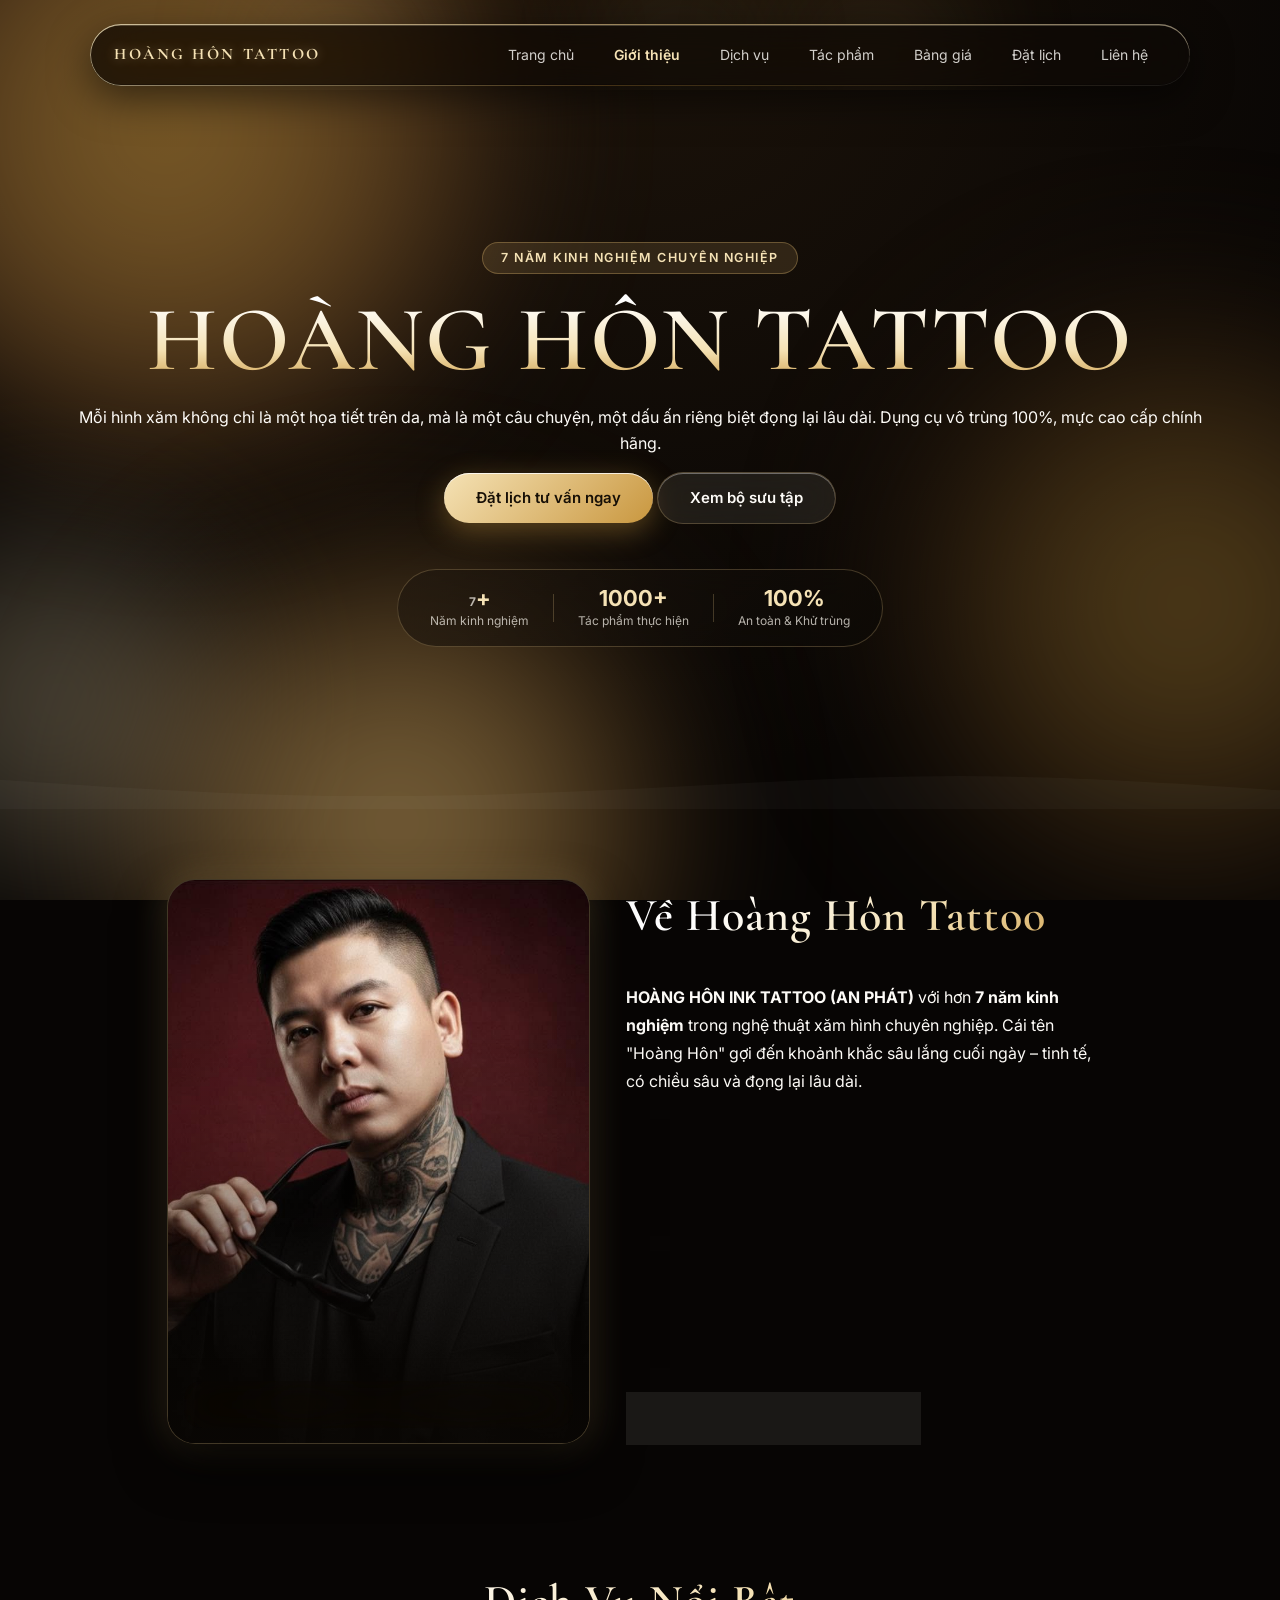
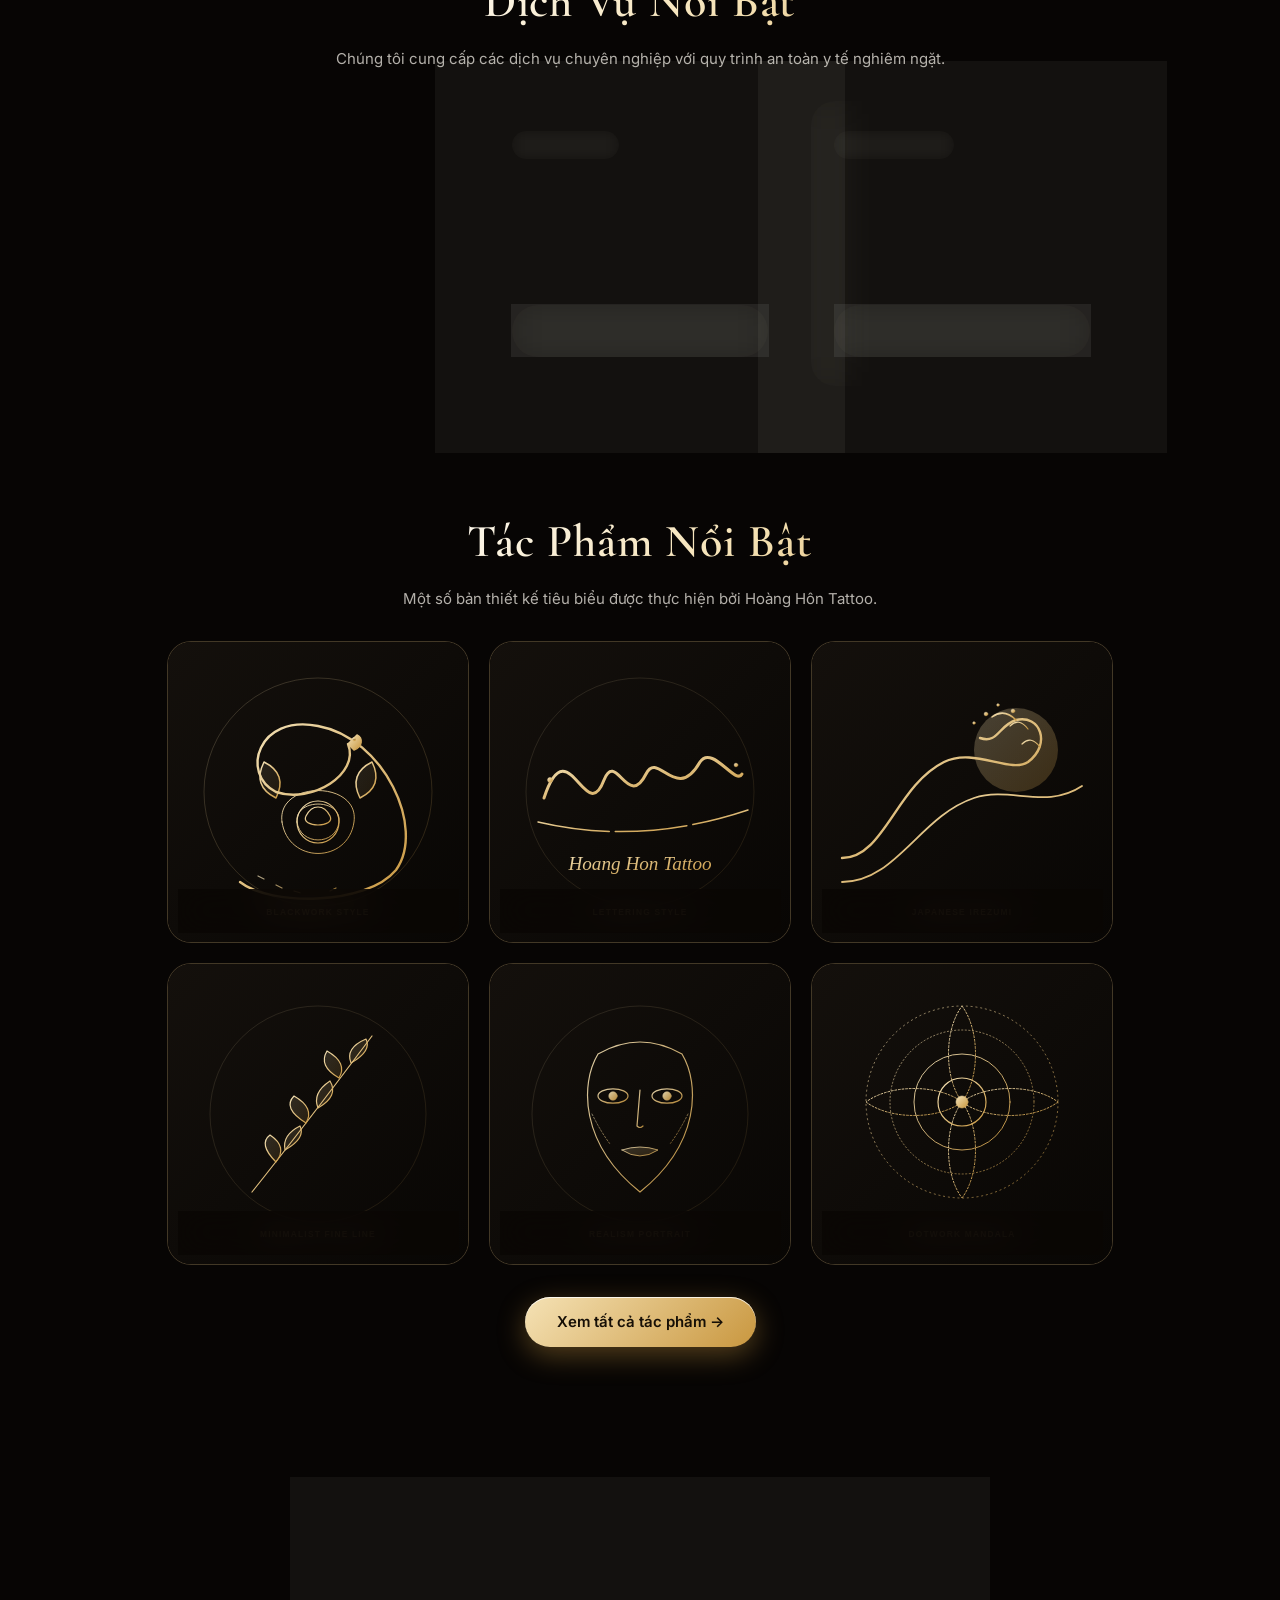
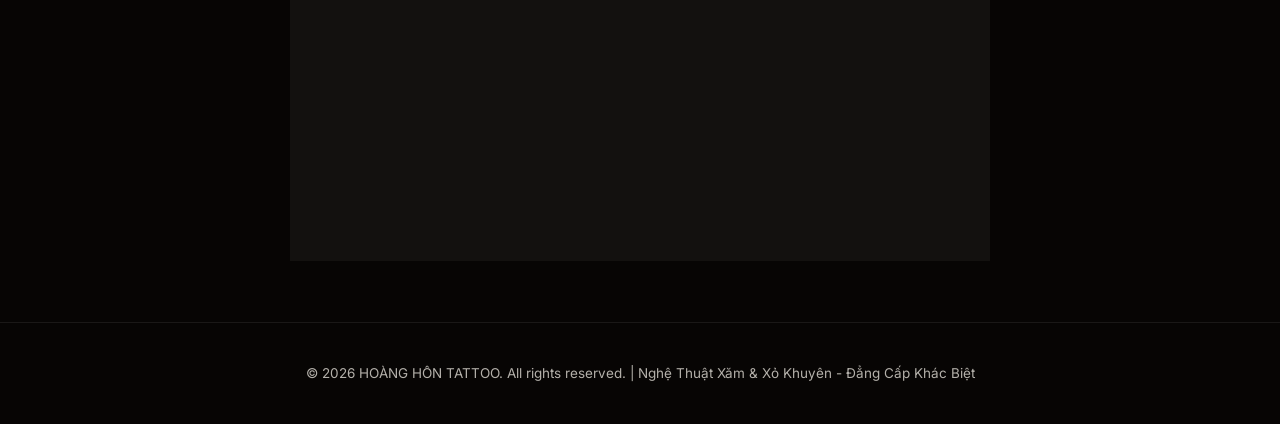
<file: index.html>
<!DOCTYPE html>
<html lang="vi">
<head>
  <meta charset="UTF-8">
  <meta name="viewport" content="width=device-width, initial-scale=1.0">
  <title>Hoàng Hôn Tattoo - Tiệm Xăm Nghệ Thuật Chuyên Nghiệp (7 Năm Kinh Nghiệm)</title>
  <meta name="description" content="Hoàng Hôn Tattoo với 7 năm kinh nghiệm chuyên xăm nghệ thuật, xỏ khuyên an toàn và dịch vụ vô bi chuyên nghiệp. Đảm bảo 100% vô trùng y tế, tư vấn riêng tư.">
  <meta property="og:title" content="Hoàng Hôn Tattoo - Xăm Nghệ Thuật & Xỏ Khuyên Chuyên Nghiệp">
  <meta property="og:description" content="Nghệ thuật xăm hình đẳng cấp, xỏ khuyên chuẩn y tế, thiết kế phác thảo riêng 100%.">
  <meta property="og:image" content="assets/images/banner.jpg">
  <link rel="icon" href="assets/images/artist.jpg" type="image/jpeg">
  <link rel="stylesheet" href="css/style.css">
</head>
<body>

  <!-- Background Orbs & Parallax Ornaments -->
  <div class="bg" aria-hidden="true">
    <i></i><i></i><i></i><i></i>
  </div>

  <div class="menu-orb-container" aria-hidden="true">
    <div class="menu-gold-orb orb-1"></div>
    <div class="menu-gold-orb orb-2"></div>
    <div class="menu-gold-orb orb-3"></div>
  </div>

  <svg style="display:none;" aria-hidden="true">
    <filter id="glass-refraction">
      <feTurbulence type="fractalNoise" baseFrequency="0.02 0.05" numOctaves="2" result="noise" />
      <feDisplacementMap id="glassDisplacement" in="SourceGraphic" in2="noise" scale="4" xChannelSelector="R" yChannelSelector="G" />
    </filter>
  </svg>

 <!-- Liquid Glass Header Navigation Bar -->
  <nav id="navbar" aria-label="Thanh điều hướng chính">
    <div class="nav-brand">
      <a href="index.html" class="logo-link">HOÀNG HÔN TATTOO</a>
    </div>

    <div class="nav-menu-wrapper">
      <div id="navIndicator" class="nav-indicator" aria-hidden="true"></div>

      <div class="nav-menu" role="menubar">
        <a href="index.html" class="nav-link" role="menuitem">Trang chủ</a>
        <a href="gioi-thieu.html" class="nav-link active" aria-current="page" role="menuitem">Giới thiệu</a>
        <a href="dich-vu.html" class="nav-link" role="menuitem">Dịch vụ</a>
        <a href="tac-pham.html" class="nav-link" role="menuitem">Tác phẩm</a>
        <a href="bang-gia.html" class="nav-link" role="menuitem">Bảng giá</a>
        <a href="dat-lich.html" class="nav-link" role="menuitem">Đặt lịch</a>
        <a href="lien-he.html" class="nav-link" role="menuitem">Liên hệ</a>
      </div>
    </div>

    <button id="navToggle" class="nav-toggle" aria-label="Mở menu trên điện thoại" aria-expanded="false">
      <span></span>
      <span></span>
      <span></span>
    </button>
  </nav>
  <!-- Hero Section -->
  <header id="hero" class="hero">
    <div class="hero-content">
      <span class="hero-badge">7 NĂM KINH NGHIỆM CHUYÊN NGHIỆP</span>
      <h1 class="owner-name">HOÀNG HÔN TATTOO</h1>
      <p class="hero-lead">
        Mỗi hình xăm không chỉ là một họa tiết trên da, mà là một câu chuyện, một dấu ấn riêng biệt đọng lại lâu dài. Dụng cụ vô trùng 100%, mực cao cấp chính hãng.
      </p>

      <div class="hero-actions">
        <a href="dat-lich.html" class="btn">Đặt lịch tư vấn ngay</a>
        <a href="tac-pham.html" class="btn o">Xem bộ sưu tập</a>
      </div>
    </div>

    <div class="sans hero-stats">
      <div class="stat-item">
        <b><span class="owner-exp">7</span>+</b>
        <span>Năm kinh nghiệm</span>
      </div>
      <div class="stat-line"></div>
      <div class="stat-item">
        <b>1000+</b>
        <span>Tác phẩm thực hiện</span>
      </div>
      <div class="stat-line"></div>
      <div class="stat-item">
        <b>100%</b>
        <span>An toàn & Khử trùng</span>
      </div>
    </div>
  </header>

  <!-- SVG Wave Divider -->
  <div class="wave-divider">
    <svg xmlns="http://www.w3.org/2000/svg" viewBox="0 0 1440 120" preserveAspectRatio="none">
      <path fill="rgba(255, 248, 235, 0.03)" d="M0,32L60,42.7C120,53,240,75,360,80C480,85,600,75,720,58.7C840,43,960,21,1080,21.3C1200,21,1320,43,1380,53.3L1440,64L1440,120L1380,120C1320,120,1200,120,1080,120C960,120,840,120,720,120C600,120,480,120,360,120C240,120,120,120,60,120L0,120Z"></path>
    </svg>
  </div>

  <!-- Section: Giới thiệu ngắn -->
  <section id="about-intro" class="reveal-on-scroll">
    <div class="about-grid">
      <div class="about-img-box">
        <div class="about-img-frame">
          <img src="assets/images/artist.jpg" alt="Hoàng Hôn Tattoo Master Artist" onerror="this.onerror=null; this.src='assets/images/artist.svg';">
          <div class="about-img-badge">✨ MASTER TATTOO ARTIST · HOÀNG HÔN</div>
        </div>
      </div>

      <div class="about-info-box">
        <h2>Về Hoàng Hôn Tattoo</h2>
        <p class="about-lead">
          <b>HOÀNG HÔN INK TATTOO (AN PHÁT)</b> với hơn <b><span class="owner-exp">7</span> năm kinh nghiệm</b> trong nghệ thuật xăm hình chuyên nghiệp. Cái tên "Hoàng Hôn" gợi đến khoảnh khắc sâu lắng cuối ngày – tinh tế, có chiều sâu và đọng lại lâu dài.
        </p>

        <div class="about-features-grid">
          <div class="feat-card">
            <span class="feat-num">01</span>
            <div>
              <b>Xăm Nghệ Thuật</b>
              <p>Thiết kế riêng theo ý tưởng cá nhân 100%.</p>
            </div>
          </div>
          <div class="feat-card">
            <span class="feat-num">02</span>
            <div>
              <b>Vệ Sinh An Toàn</b>
              <p>Kim xăm & dụng cụ dùng 1 lần, vô trùng tuyệt đối.</p>
            </div>
          </div>
          <div class="feat-card">
            <span class="feat-num">03</span>
            <div>
              <b>Mực Xăm Cao Cấp</b>
              <p>Mực chính hãng đạt chuẩn quốc tế, lên màu đẹp.</p>
            </div>
          </div>
          <div class="feat-card">
            <span class="feat-num">04</span>
            <div>
              <b>Tư Vấn Miễn Phí</b>
              <p>Lắng nghe, tư vấn vị trí & phong cách phù hợp.</p>
            </div>
          </div>
        </div>

        <div style="margin-top:24px;">
          <a href="gioi-thieu.html" class="btn o">Xem chi tiết câu chuyện tiệm &rarr;</a>
        </div>
      </div>
    </div>
  </section>

  <!-- Section: Dịch vụ chính (3 thẻ dịch vụ) -->
  <section id="services-preview" class="reveal-on-scroll">
    <div class="section-header center">
      <h2>Dịch Vụ Nổi Bật</h2>
      <p class="sub">Chúng tôi cung cấp các dịch vụ chuyên nghiệp với quy trình an toàn y tế nghiêm ngặt.</p>
    </div>

    <div class="price-grid" style="grid-template-columns: repeat(3, 1fr);">
      <div class="price-card highlight">
        <div>
          <span class="price-tag">Dịch vụ chính</span>
          <h3>Xăm Hình Nghệ Thuật</h3>
          <p style="margin: 12px 0; color: var(--tx);">Thực hiện đa dạng phong cách: Blackwork, Minimalist, Lettering, Irish/Japanese, Realism...</p>
        </div>
        <a href="dich-vu.html#xam-hinh" class="btn" style="width:100%; margin-top: 16px;">Chi tiết Xăm hình &rarr;</a>
      </div>

      <div class="price-card">
        <div>
          <span class="price-tag">Chuẩn y tế</span>
          <h3>Xỏ Khuyên An Toàn</h3>
          <p style="margin: 12px 0; color: var(--tx);">Xỏ khuyên tai, mũi, mày, rốn... Kim vô trùng 1 lần, trang sức Titanium an toàn cho da.</p>
        </div>
        <a href="dich-vu.html#xo-khuyen" class="btn o" style="width:100%; margin-top: 16px;">Chi tiết Xỏ khuyên &rarr;</a>
      </div>

      <div class="price-card">
        <div>
          <span class="price-tag">🔞 Khách 18+</span>
          <h3>Tư Vấn & Vô Bi</h3>
          <p style="margin: 12px 0; color: var(--tx);">Dịch vụ tư vấn và thực hiện bởi thợ có chuyên môn, quy trình vô trùng kín đáo, bảo mật thông tin.</p>
        </div>
        <a href="dich-vu.html#vo-bi" class="btn o" style="width:100%; margin-top: 16px;">Chi tiết Vô bi (18+) &rarr;</a>
      </div>
    </div>
  </section>

  <!-- Section: Tác Phẩm Nổi Bật (6 ảnh xem trước) -->
  <section id="works-preview" class="reveal-on-scroll">
    <div class="section-header center">
      <h2>Tác Phẩm Nổi Bật</h2>
      <p class="sub">Một số bản thiết kế tiêu biểu được thực hiện bởi Hoàng Hôn Tattoo.</p>
    </div>

    <div class="grid" id="home-featured-grid"></div>

    <div style="text-align:center; margin-top:32px;">
      <a href="tac-pham.html" class="btn">Xem tất cả tác phẩm &rarr;</a>
    </div>
  </section>

  <!-- Section: CTA Đặt Lịch -->
  <section class="reveal-on-scroll" style="text-align: center; padding: 70px 20px;">
    <div style="max-width: 700px; margin: auto; padding: 40px; border-radius: 28px; background: rgba(255, 248, 235, 0.05); border: 1px solid rgba(255, 230, 180, 0.25); backdrop-filter: blur(20px);">
      <h2>Sẵn Sàng Sở Hữu Hình Xăm Riêng?</h2>
      <p style="color: var(--mu); margin: 16px 0 28px 0; font-size: 16px;">Hãy đặt lịch tư vấn ngay hôm nay để nhận thiết kế phác thảo cá nhân hóa 100% từ thợ xăm 7 năm kinh nghiệm.</p>
      <a href="dat-lich.html" class="btn">Đặt Lịch Hẹn Ngay</a>
    </div>
  </section>

  <!-- Footer -->
  <footer>
    © 2026 <span class="owner-name">HOÀNG HÔN TATTOO</span>. All rights reserved. | Nghệ Thuật Xăm & Xỏ Khuyên - Đẳng Cấp Khác Biệt
  </footer>

  <!-- Mobile Quick CTA -->
  <div class="mobile-quick-cta">
    <a href="tel:0868660061" class="quick-btn call" aria-label="Gọi điện ngay">
      <svg width="18" height="18" viewBox="0 0 24 24" fill="currentColor"><path d="M6.62 10.79c1.44 2.83 3.76 5.14 6.59 6.59l2.2-2.2c.27-.27.67-.36 1.02-.24 1.12.37 2.33.57 3.57.57.55 0 1 .45 1 1V20c0 .55-.45 1-1 1-9.39 0-17-7.61-17-17 0-.55.45-1 1-1h3.5c.55 0 1 .45 1 1 0 1.25.2 2.45.57 3.57.11.35.03.74-.25 1.02l-2.2 2.2z"/></svg>
      <span>Gọi ngay</span>
    </a>
    <a href="https://zalo.me/0868660061" target="_blank" rel="noopener" class="quick-btn zalo" aria-label="Nhắn Zalo ngay">
      <svg width="18" height="18" viewBox="0 0 24 24" fill="currentColor"><path d="M12 2C6.48 2 2 6.48 2 12c0 1.82.49 3.53 1.35 5L2 22l5.1-1.31C8.54 21.52 10.22 22 12 22c5.52 0 10-4.48 10-10S17.52 2 12 2zm0 18c-1.55 0-3.03-.43-4.32-1.22l-.31-.19-3.2 0.82 0.84-3.11-.2-.33A7.95 7.95 0 0 1 4 12c0-4.41 3.59-8 8-8s8 3.59 8 8-3.59 8-8 8z"/></svg>
      <span>Zalo</span>
    </a>
  </div>

  <script src="js/config.js"></script>
  <script src="js/artworks.js"></script>
  <script src="js/main.js"></script>
</body>
</html>
</file>
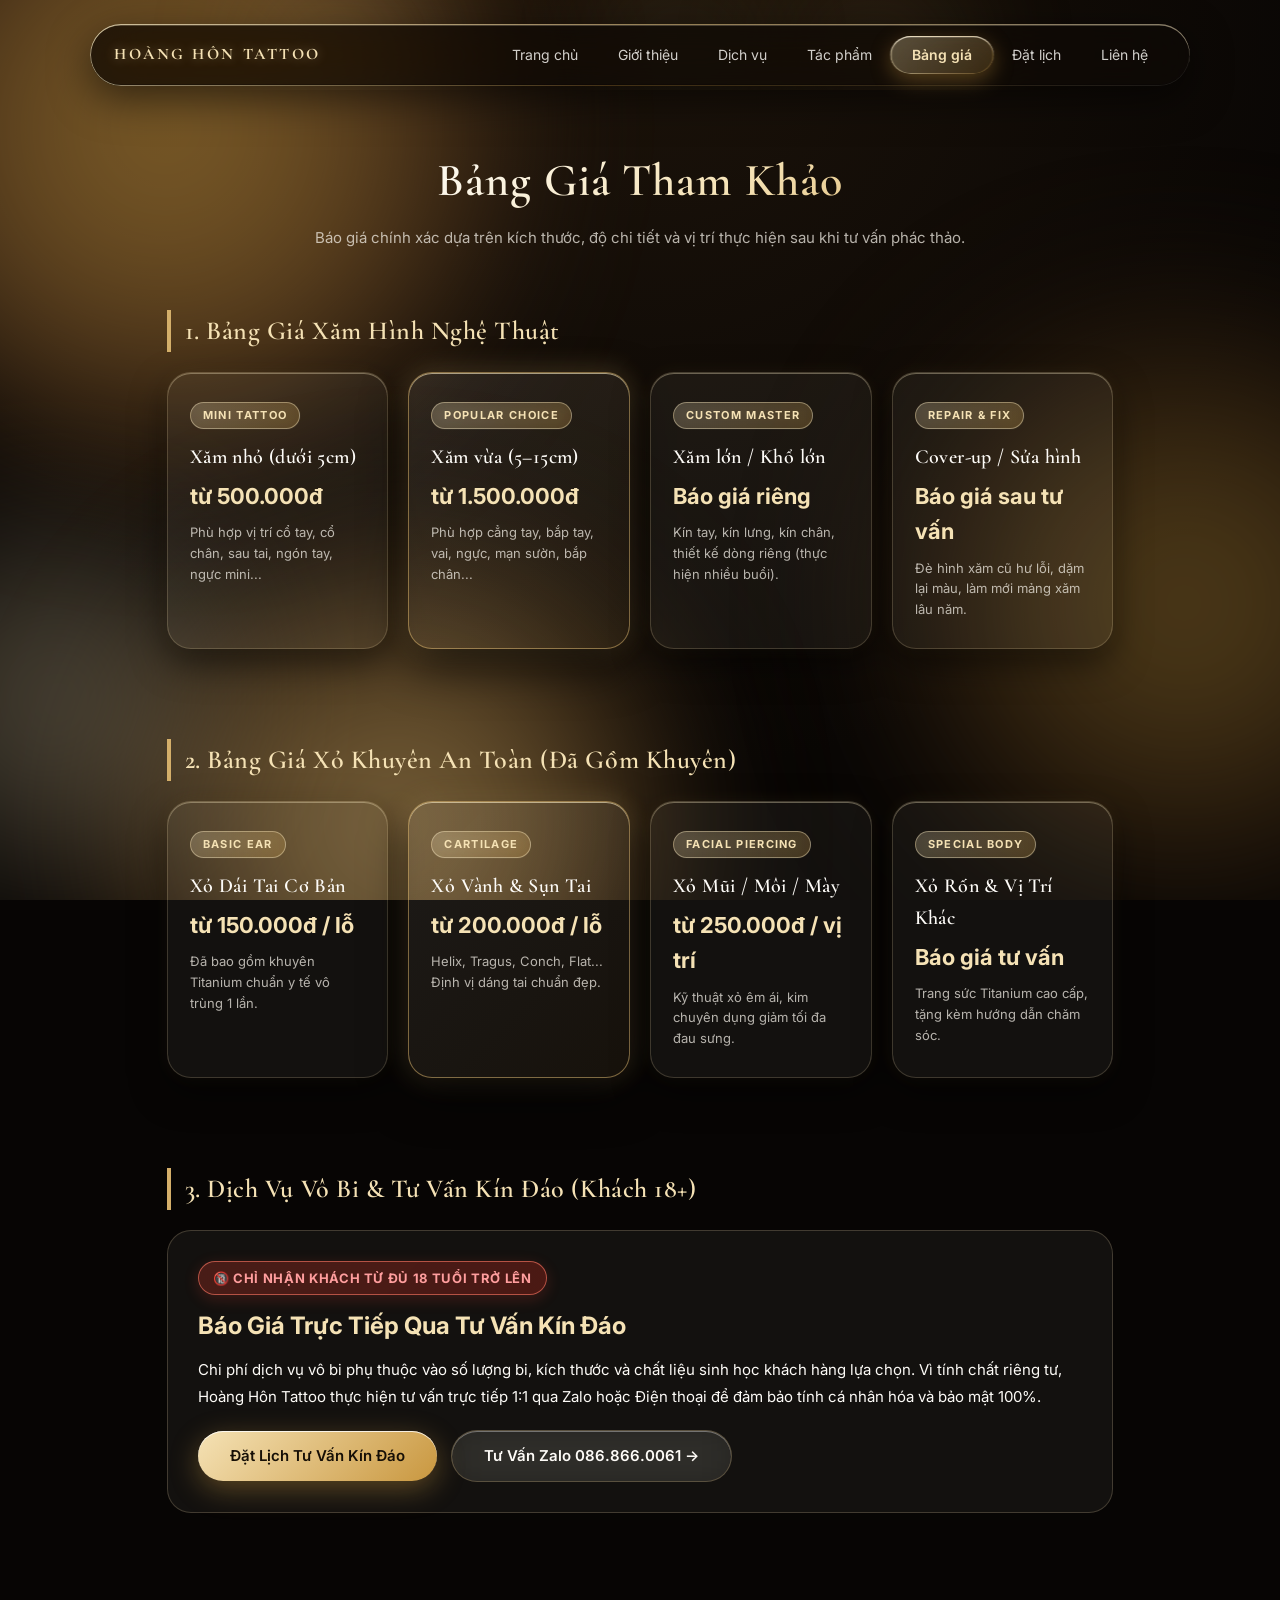
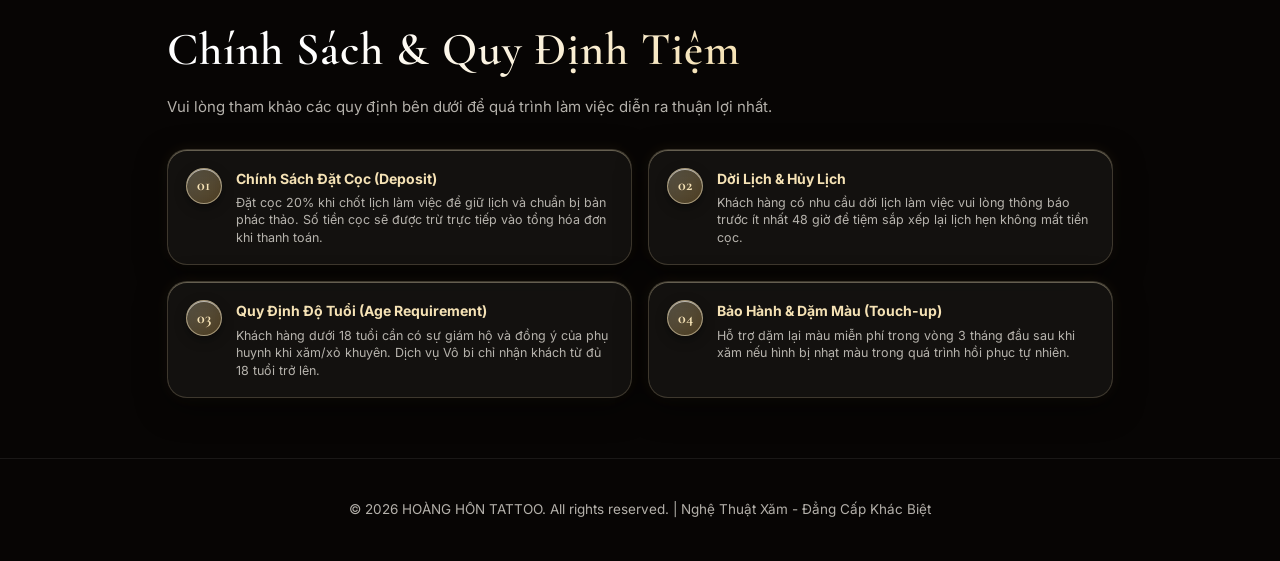
<file: bang-gia.html>
<!DOCTYPE html>
<html lang="vi">
<head>
  <meta charset="UTF-8">
  <meta name="viewport" content="width=device-width, initial-scale=1.0">
  <title>Bảng Giá Tham Khảo & Chính Sách - Hoàng Hôn Tattoo</title>
  <meta name="description" content="Bảng giá tham khảo dịch vụ Xăm hình nghệ thuật, Xỏ khuyên an toàn và Vô bi tại Hoàng Hôn Tattoo. Chính sách cọc, dời lịch và quy định độ tuổi minh bạch.">
  <meta property="og:title" content="Bảng Giá Tham Khảo - Hoàng Hôn Tattoo">
  <meta property="og:description" content="Bảng giá dịch vụ xăm hình, xỏ khuyên và các chính sách minh bạch.">
  <meta property="og:image" content="assets/images/banner.jpg">
  <link rel="icon" href="assets/images/artist.jpg" type="image/jpeg">
  <link rel="stylesheet" href="css/style.css">
</head>
<body>

  <!-- Background Orbs -->
  <div class="bg" aria-hidden="true">
    <i></i><i></i><i></i><i></i>
  </div>

  <div class="menu-orb-container" aria-hidden="true">
    <div class="menu-gold-orb orb-1"></div>
    <div class="menu-gold-orb orb-2"></div>
    <div class="menu-gold-orb orb-3"></div>
  </div>

  <svg style="display:none;" aria-hidden="true">
    <filter id="glass-refraction">
      <feTurbulence type="fractalNoise" baseFrequency="0.02 0.05" numOctaves="2" result="noise" />
      <feDisplacementMap id="glassDisplacement" in="SourceGraphic" in2="noise" scale="4" xChannelSelector="R" yChannelSelector="G" />
    </filter>
  </svg>

  <!-- Liquid Glass Header Navigation Bar -->
  <nav id="navbar" aria-label="Thanh điều hướng chính">
    <div class="nav-brand">
      <a href="index.html" class="logo-link">HOÀNG HÔN TATTOO</a>
    </div>

    <div class="nav-menu-wrapper">
      <div id="navIndicator" class="nav-indicator" aria-hidden="true"></div>

      <div class="nav-menu" role="menubar">
        <a href="index.html" class="nav-link" role="menuitem">Trang chủ</a>
        <a href="gioi-thieu.html" class="nav-link" role="menuitem">Giới thiệu</a>
        <a href="dich-vu.html" class="nav-link" role="menuitem">Dịch vụ</a>
        <a href="tac-pham.html" class="nav-link" role="menuitem">Tác phẩm</a>
        <a href="bang-gia.html" class="nav-link active" aria-current="page" role="menuitem">Bảng giá</a>
        <a href="dat-lich.html" class="nav-link" role="menuitem">Đặt lịch</a>
        <a href="lien-he.html" class="nav-link" role="menuitem">Liên hệ</a>
      </div>
    </div>

    <button id="navToggle" class="nav-toggle" aria-label="Mở menu trên điện thoại" aria-expanded="false">
      <span></span>
      <span></span>
      <span></span>
    </button>
  </nav>

  <!-- Page Header -->
  <section style="padding-top: 70px; padding-bottom: 20px;">
    <div class="section-header center">
      <h2>Bảng Giá Tham Khảo</h2>
      <p class="sub">Báo giá chính xác dựa trên kích thước, độ chi tiết và vị trí thực hiện sau khi tư vấn phác thảo.</p>
    </div>
  </section>

  <!-- Section 1: Bảng Giá Xăm Hình -->
  <section class="reveal-on-scroll" style="padding-top: 10px;">
    <h3 style="font-size: 26px; color: #f5e2b5; margin-bottom: 20px; border-left: 4px solid var(--ac); padding-left: 14px;">1. Bảng Giá Xăm Hình Nghệ Thuật</h3>

    <div class="price-grid">
      <div class="price-card">
        <div>
          <span class="price-tag">Mini Tattoo</span>
          <h3>Xăm nhỏ (dưới 5cm)</h3>
          <b class="price-val">từ 500.000đ</b>
          <p>Phù hợp vị trí cổ tay, cổ chân, sau tai, ngón tay, ngực mini...</p>
        </div>
      </div>

      <div class="price-card highlight">
        <div>
          <span class="price-tag">Popular Choice</span>
          <h3>Xăm vừa (5–15cm)</h3>
          <b class="price-val">từ 1.500.000đ</b>
          <p>Phù hợp cẳng tay, bắp tay, vai, ngực, mạn sườn, bắp chân...</p>
        </div>
      </div>

      <div class="price-card">
        <div>
          <span class="price-tag">Custom Master</span>
          <h3>Xăm lớn / Khổ lớn</h3>
          <b class="price-val">Báo giá riêng</b>
          <p>Kín tay, kín lưng, kín chân, thiết kế dòng riêng (thực hiện nhiều buổi).</p>
        </div>
      </div>

      <div class="price-card">
        <div>
          <span class="price-tag">Repair & Fix</span>
          <h3>Cover-up / Sửa hình</h3>
          <b class="price-val">Báo giá sau tư vấn</b>
          <p>Đè hình xăm cũ hư lỗi, dặm lại màu, làm mới mảng xăm lâu năm.</p>
        </div>
      </div>
    </div>
  </section>

  <!-- Section 2: Bảng Giá Xỏ Khuyên -->
  <section class="reveal-on-scroll" style="padding-top: 30px;">
    <h3 style="font-size: 26px; color: #f5e2b5; margin-bottom: 20px; border-left: 4px solid var(--ac); padding-left: 14px;">2. Bảng Giá Xỏ Khuyên An Toàn (Đã Gồm Khuyên)</h3>

    <div class="price-grid">
      <div class="price-card">
        <div>
          <span class="price-tag">Basic Ear</span>
          <h3>Xỏ Dái Tai Cơ Bản</h3>
          <b class="price-val">từ 150.000đ / lỗ</b>
          <p>Đã bao gồm khuyên Titanium chuẩn y tế vô trùng 1 lần.</p>
        </div>
      </div>

      <div class="price-card highlight">
        <div>
          <span class="price-tag">Cartilage</span>
          <h3>Xỏ Vành & Sụn Tai</h3>
          <b class="price-val">từ 200.000đ / lỗ</b>
          <p>Helix, Tragus, Conch, Flat... Định vị dáng tai chuẩn đẹp.</p>
        </div>
      </div>

      <div class="price-card">
        <div>
          <span class="price-tag">Facial Piercing</span>
          <h3>Xỏ Mũi / Môi / Mày</h3>
          <b class="price-val">từ 250.000đ / vị trí</b>
          <p>Kỹ thuật xỏ êm ái, kim chuyên dụng giảm tối đa đau sưng.</p>
        </div>
      </div>

      <div class="price-card">
        <div>
          <span class="price-tag">Special Body</span>
          <h3>Xỏ Rốn & Vị Trí Khác</h3>
          <b class="price-val">Báo giá tư vấn</b>
          <p>Trang sức Titanium cao cấp, tặng kèm hướng dẫn chăm sóc.</p>
        </div>
      </div>
    </div>
  </section>

  <!-- Section 3: Dịch vụ Vô Bi (18+) -->
  <section class="reveal-on-scroll" style="padding-top: 30px;">
    <h3 style="font-size: 26px; color: #f5e2b5; margin-bottom: 20px; border-left: 4px solid var(--ac); padding-left: 14px;">3. Dịch Vụ Vô Bi & Tư Vấn Kín Đáo (Khách 18+)</h3>

    <div style="padding: 30px; border-radius: 24px; background: rgba(255, 248, 235, 0.05); border: 1px solid rgba(255, 230, 180, 0.2); backdrop-filter: blur(20px);">
      <div style="display: flex; align-items: center; gap: 10px; margin-bottom: 12px;">
        <span class="age-badge-18" style="margin-bottom:0;">🔞 CHỈ NHẬN KHÁCH TỪ ĐỦ 18 TUỔI TRỞ LÊN</span>
      </div>
      <b class="price-val" style="font-size: 24px;">Báo Giá Trực Tiếp Qua Tư Vấn Kín Đáo</b>
      <p style="color: var(--tx); font-size: 15px; line-height: 1.8; margin-top: 10px;">
        Chi phí dịch vụ vô bi phụ thuộc vào số lượng bi, kích thước và chất liệu sinh học khách hàng lựa chọn. Vì tính chất riêng tư, Hoàng Hôn Tattoo thực hiện tư vấn trực tiếp 1:1 qua Zalo hoặc Điện thoại để đảm bảo tính cá nhân hóa và bảo mật 100%.
      </p>
      <div style="margin-top: 20px;">
        <a href="dat-lich.html?dichvu=vo-bi" class="btn">Đặt Lịch Tư Vấn Kín Đáo</a>
        <a href="https://zalo.me/0868660061" target="_blank" rel="noopener" class="btn o" style="margin-left: 10px;">Tư Vấn Zalo 086.866.0061 &rarr;</a>
      </div>
    </div>
  </section>

  <!-- Section 4: Các Chính Sách Của Tiệm -->
  <section class="reveal-on-scroll" style="padding-top: 40px;">
    <div class="section-header">
      <h2>Chính Sách & Quy Định Tiệm</h2>
      <p class="sub">Vui lòng tham khảo các quy định bên dưới để quá trình làm việc diễn ra thuận lợi nhất.</p>
    </div>

    <div class="about-features-grid">
      <div class="feat-card">
        <span class="feat-num">01</span>
        <div>
          <b>Chính Sách Đặt Cọc (Deposit)</b>
          <p>Đặt cọc 20% khi chốt lịch làm việc để giữ lịch và chuẩn bị bản phác thảo. Số tiền cọc sẽ được trừ trực tiếp vào tổng hóa đơn khi thanh toán.</p>
        </div>
      </div>

      <div class="feat-card">
        <span class="feat-num">02</span>
        <div>
          <b>Dời Lịch & Hủy Lịch</b>
          <p>Khách hàng có nhu cầu dời lịch làm việc vui lòng thông báo trước ít nhất 48 giờ để tiệm sắp xếp lại lịch hẹn không mất tiền cọc.</p>
        </div>
      </div>

      <div class="feat-card">
        <span class="feat-num">03</span>
        <div>
          <b>Quy Định Độ Tuổi (Age Requirement)</b>
          <p>Khách hàng dưới 18 tuổi cần có sự giám hộ và đồng ý của phụ huynh khi xăm/xỏ khuyên. Dịch vụ Vô bi chỉ nhận khách từ đủ 18 tuổi trở lên.</p>
        </div>
      </div>

      <div class="feat-card">
        <span class="feat-num">04</span>
        <div>
          <b>Bảo Hành & Dặm Màu (Touch-up)</b>
          <p>Hỗ trợ dặm lại màu miễn phí trong vòng 3 tháng đầu sau khi xăm nếu hình bị nhạt màu trong quá trình hồi phục tự nhiên.</p>
        </div>
      </div>
    </div>
  </section>

  <!-- Footer -->
  <footer>
    © 2026 <span class="owner-name">HOÀNG HÔN TATTOO</span>. All rights reserved. | Nghệ Thuật Xăm - Đẳng Cấp Khác Biệt
  </footer>

  <!-- Mobile Quick CTA -->
  <div class="mobile-quick-cta">
    <a href="tel:0868660061" class="quick-btn call" aria-label="Gọi điện ngay">
      <svg width="18" height="18" viewBox="0 0 24 24" fill="currentColor"><path d="M6.62 10.79c1.44 2.83 3.76 5.14 6.59 6.59l2.2-2.2c.27-.27.67-.36 1.02-.24 1.12.37 2.33.57 3.57.57.55 0 1 .45 1 1V20c0 .55-.45 1-1 1-9.39 0-17-7.61-17-17 0-.55.45-1 1-1h3.5c.55 0 1 .45 1 1 0 1.25.2 2.45.57 3.57.11.35.03.74-.25 1.02l-2.2 2.2z"/></svg>
      <span>Gọi ngay</span>
    </a>
    <a href="https://zalo.me/0868660061" target="_blank" rel="noopener" class="quick-btn zalo" aria-label="Nhắn Zalo ngay">
      <svg width="18" height="18" viewBox="0 0 24 24" fill="currentColor"><path d="M12 2C6.48 2 2 6.48 2 12c0 1.82.49 3.53 1.35 5L2 22l5.1-1.31C8.54 21.52 10.22 22 12 22c5.52 0 10-4.48 10-10S17.52 2 12 2zm0 18c-1.55 0-3.03-.43-4.32-1.22l-.31-.19-3.2 0.82 0.84-3.11-.2-.33A7.95 7.95 0 0 1 4 12c0-4.41 3.59-8 8-8s8 3.59 8 8-3.59 8-8 8z"/></svg>
      <span>Zalo</span>
    </a>
  </div>

  <script src="js/config.js"></script>
  <script src="js/main.js"></script>
</body>
</html>
</file>
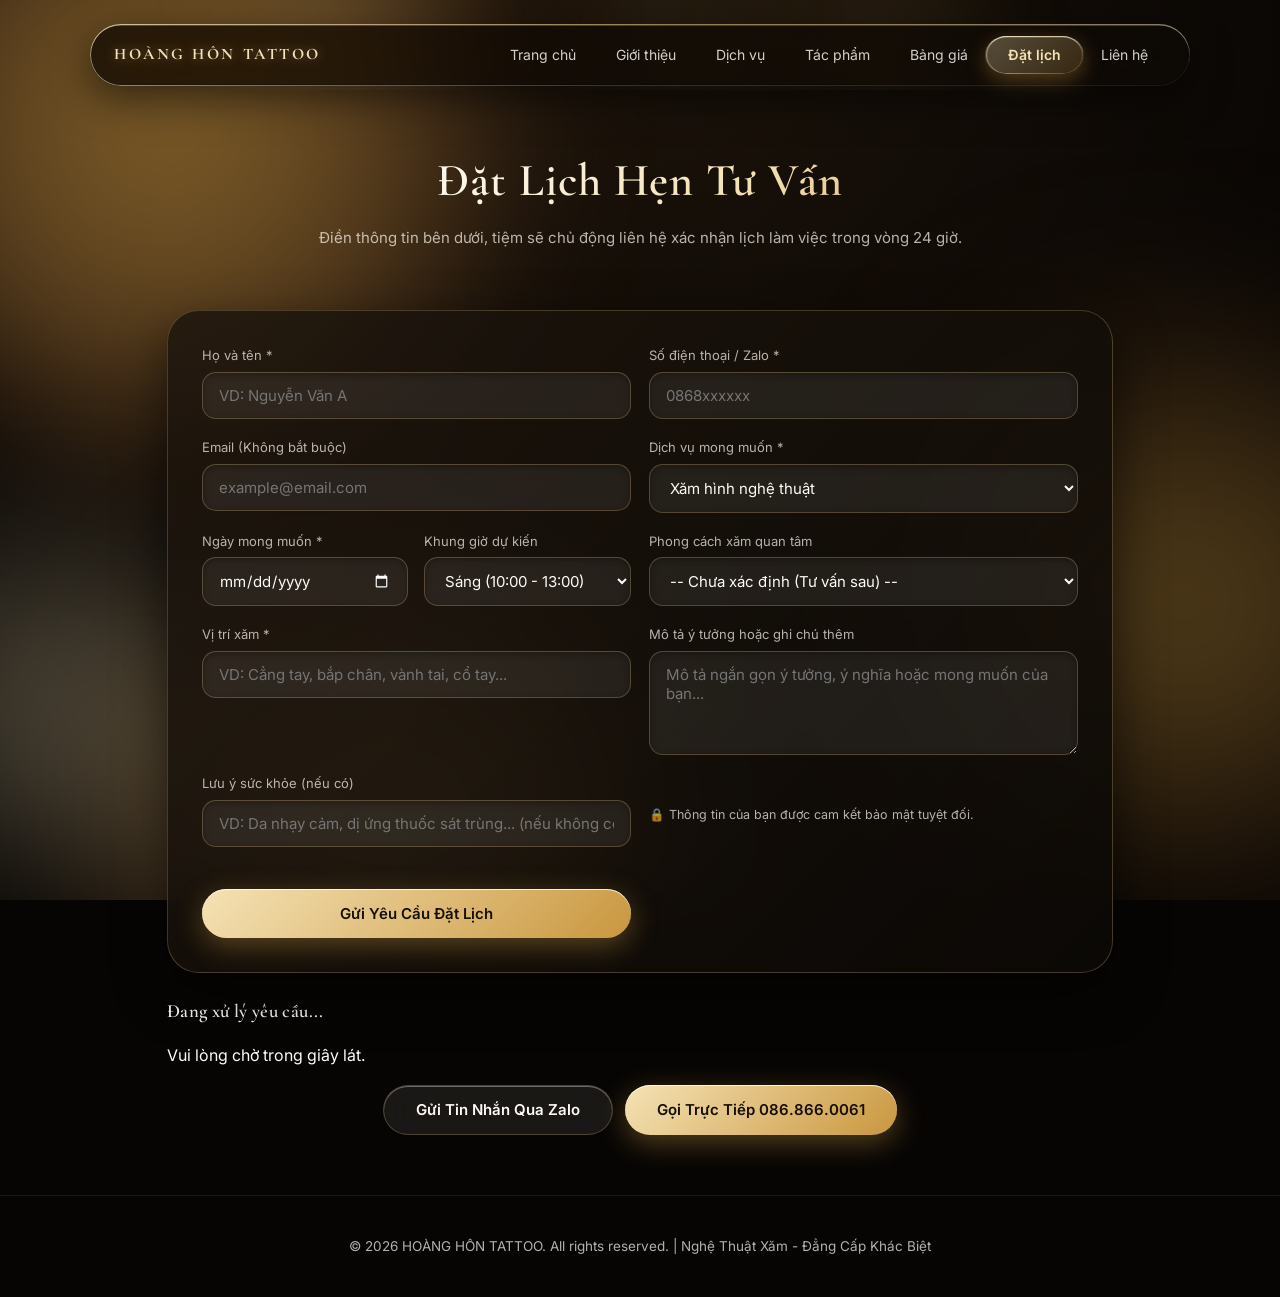
<file: dat-lich.html>
<!DOCTYPE html>
<html lang="vi">
<head>
  <meta charset="UTF-8">
  <meta name="viewport" content="width=device-width, initial-scale=1.0">
  <title>Đặt Lịch Hẹn - Hoàng Hôn Tattoo (Tư Vấn & Xăm Nghệ Thuật)</title>
  <meta name="description" content="Điền thông tin đặt lịch tư vấn xăm hình nghệ thuật, xỏ khuyên an toàn hoặc vô bi riêng tư tại Hoàng Hôn Tattoo. Tiệm liên hệ xác nhận trong 24h.">
  <meta property="og:title" content="Đặt Lịch Hẹn Tư Vấn - Hoàng Hôn Tattoo">
  <meta property="og:description" content="Đăng ký lịch hẹn trực tuyến nhanh chóng, tiện lợi.">
  <meta property="og:image" content="assets/images/banner.jpg">
  <link rel="icon" href="assets/images/artist.jpg" type="image/jpeg">
  <link rel="stylesheet" href="css/style.css">
</head>
<body>

  <!-- Background Orbs -->
  <div class="bg" aria-hidden="true">
    <i></i><i></i><i></i><i></i>
  </div>

  <div class="menu-orb-container" aria-hidden="true">
    <div class="menu-gold-orb orb-1"></div>
    <div class="menu-gold-orb orb-2"></div>
    <div class="menu-gold-orb orb-3"></div>
  </div>

  <svg style="display:none;" aria-hidden="true">
    <filter id="glass-refraction">
      <feTurbulence type="fractalNoise" baseFrequency="0.02 0.05" numOctaves="2" result="noise" />
      <feDisplacementMap id="glassDisplacement" in="SourceGraphic" in2="noise" scale="4" xChannelSelector="R" yChannelSelector="G" />
    </filter>
  </svg>

  <!-- Liquid Glass Header Navigation Bar -->
  <nav id="navbar" aria-label="Thanh điều hướng chính">
    <div class="nav-brand">
      <a href="index.html" class="logo-link">HOÀNG HÔN TATTOO</a>
    </div>

    <div class="nav-menu-wrapper">
      <div id="navIndicator" class="nav-indicator" aria-hidden="true"></div>

      <div class="nav-menu" role="menubar">
        <a href="index.html" class="nav-link" role="menuitem">Trang chủ</a>
        <a href="gioi-thieu.html" class="nav-link" role="menuitem">Giới thiệu</a>
        <a href="dich-vu.html" class="nav-link" role="menuitem">Dịch vụ</a>
        <a href="tac-pham.html" class="nav-link" role="menuitem">Tác phẩm</a>
        <a href="bang-gia.html" class="nav-link" role="menuitem">Bảng giá</a>
        <a href="dat-lich.html" class="nav-link active" aria-current="page" role="menuitem">Đặt lịch</a>
        <a href="lien-he.html" class="nav-link" role="menuitem">Liên hệ</a>
      </div>
    </div>

    <button id="navToggle" class="nav-toggle" aria-label="Mở menu trên điện thoại" aria-expanded="false">
      <span></span>
      <span></span>
      <span></span>
    </button>
  </nav>

  <!-- Section Header -->
  <section style="padding-top: 70px; padding-bottom: 20px;">
    <div class="section-header center">
      <h2>Đặt Lịch Hẹn Tư Vấn</h2>
      <p class="sub">Điền thông tin bên dưới, tiệm sẽ chủ động liên hệ xác nhận lịch làm việc trong vòng 24 giờ.</p>
    </div>
  </section>

  <!-- Section Booking Form Container -->
  <section id="book" style="padding-top: 10px;">
    <form id="f" class="sans booking-form-box">
      <!-- Honeypot Chống Bot Spam (Ẩn) -->
      <input type="text" name="website" style="display:none !important;" tabindex="-1" autocomplete="off">

      <label>Họ và tên *
        <input name="name" required placeholder="VD: Nguyễn Văn A">
      </label>

      <label>Số điện thoại / Zalo *
        <input name="phone" type="tel" required placeholder="0868xxxxxx">
      </label>

      <label>Email (Không bắt buộc)
        <input name="email" type="email" placeholder="example@email.com">
      </label>

      <label>Dịch vụ mong muốn *
        <select name="type">
          <option value="Tư vấn">Tư vấn chung</option>
          <option value="Xăm hình" selected>Xăm hình nghệ thuật</option>
          <option value="Xỏ khuyên">Xỏ khuyên an toàn</option>
          <option value="Vô bi">Vô bi & Tư vấn riêng tư (18+)</option>
          <option value="Cover-up / chỉnh sửa">Cover-up / Chỉnh sửa hình xăm cũ</option>
        </select>
      </label>

      <div style="display: grid; grid-template-columns: 1fr 1fr; gap: 16px;">
        <label>Ngày mong muốn *
          <input id="dateInput" name="date" type="date" required>
        </label>

        <label>Khung giờ dự kiến
          <select name="time">
            <option>Sáng (10:00 - 13:00)</option>
            <option>Chiều (13:00 - 17:00)</option>
            <option>Tối (17:00 - 20:00)</option>
          </select>
        </label>
      </div>

      <!-- Ô Phong cách (Ẩn khi chọn Xỏ khuyên / Vô bi) -->
      <label id="lblStyle">Phong cách xăm quan tâm
        <select name="style">
          <option value="">-- Chưa xác định (Tư vấn sau) --</option>
          <option value="Blackwork">Blackwork (Mực đen)</option>
          <option value="Lettering">Lettering (Xăm chữ)</option>
          <option value="Japanese">Japanese (Nhật cổ)</option>
          <option value="Minimalist">Minimalist (Tối giản / Fine-line)</option>
          <option value="Realism">Realism (Tả thực)</option>
          <option value="Dotwork">Dotwork (Xăm chấm)</option>
        </select>
      </label>

      <!-- Ô Vị trí (Thay đổi nhãn linh hoạt) -->
      <label id="lblPlace"><span id="txtPlaceLabel">Vị trí xăm *</span>
        <input name="place" placeholder="VD: Cẳng tay, bắp chân, vành tai, cổ tay...">
      </label>

      <!-- Khung xác nhận 18+ (Dành cho Xỏ khuyên & Vô bi) -->
      <div id="ageCheckContainer" class="form-age-check" style="display: none;">
        <input type="checkbox" id="chkAge18" name="chkAge18">
        <label for="chkAge18" style="margin:0; font-size:13.5px; color:#f5e2b5; font-weight:600;">
          Tôi xác nhận đã đủ 18 tuổi trở lên khi đăng ký dịch vụ này. *
        </label>
      </div>

      <label>Mô tả ý tưởng hoặc ghi chú thêm
        <textarea name="idea" rows="4" placeholder="Mô tả ngắn gọn ý tưởng, ý nghĩa hoặc mong muốn của bạn..."></textarea>
      </label>

      <label>Lưu ý sức khỏe (nếu có)
        <input name="health" placeholder="VD: Da nhạy cảm, dị ứng thuốc sát trùng... (nếu không có thì bỏ qua)">
      </label>

      <div class="privacy-notice">
        🔒 Thông tin của bạn được cam kết bảo mật tuyệt đối.
      </div>

      <div style="margin-top: 24px;">
        <button type="submit" class="btn" style="width: 100%; padding: 15px;">Gửi Yêu Cầu Đặt Lịch</button>
      </div>
    </form>

    <!-- Khung thông báo kết quả gửi form -->
    <div id="res" class="booking-result-box" style="margin-top: 24px;">
      <h3 id="rt">Đang xử lý yêu cầu...</h3>
      <p id="rp">Vui lòng chờ trong giây lát.</p>
      <div style="margin-top: 16px; display: flex; gap: 12px; justify-content: center; flex-wrap: wrap;">
        <button id="bz" class="btn o" type="button">Gửi Tin Nhắn Qua Zalo</button>
        <a href="tel:0868660061" class="btn btn-call">Gọi Trực Tiếp 086.866.0061</a>
      </div>
    </div>
  </section>

  <!-- Footer -->
  <footer>
    © 2026 <span class="owner-name">HOÀNG HÔN TATTOO</span>. All rights reserved. | Nghệ Thuật Xăm - Đẳng Cấp Khác Biệt
  </footer>

  <!-- Mobile Quick CTA -->
  <div class="mobile-quick-cta">
    <a href="tel:0868660061" class="quick-btn call" aria-label="Gọi điện ngay">
      <svg width="18" height="18" viewBox="0 0 24 24" fill="currentColor"><path d="M6.62 10.79c1.44 2.83 3.76 5.14 6.59 6.59l2.2-2.2c.27-.27.67-.36 1.02-.24 1.12.37 2.33.57 3.57.57.55 0 1 .45 1 1V20c0 .55-.45 1-1 1-9.39 0-17-7.61-17-17 0-.55.45-1 1-1h3.5c.55 0 1 .45 1 1 0 1.25.2 2.45.57 3.57.11.35.03.74-.25 1.02l-2.2 2.2z"/></svg>
      <span>Gọi ngay</span>
    </a>
    <a href="https://zalo.me/0868660061" target="_blank" rel="noopener" class="quick-btn zalo" aria-label="Nhắn Zalo ngay">
      <svg width="18" height="18" viewBox="0 0 24 24" fill="currentColor"><path d="M12 2C6.48 2 2 6.48 2 12c0 1.82.49 3.53 1.35 5L2 22l5.1-1.31C8.54 21.52 10.22 22 12 22c5.52 0 10-4.48 10-10S17.52 2 12 2zm0 18c-1.55 0-3.03-.43-4.32-1.22l-.31-.19-3.2 0.82 0.84-3.11-.2-.33A7.95 7.95 0 0 1 4 12c0-4.41 3.59-8 8-8s8 3.59 8 8-3.59 8-8 8z"/></svg>
      <span>Zalo</span>
    </a>
  </div>

  <script src="js/config.js"></script>
  <script src="js/main.js"></script>
</body>
</html>
</file>
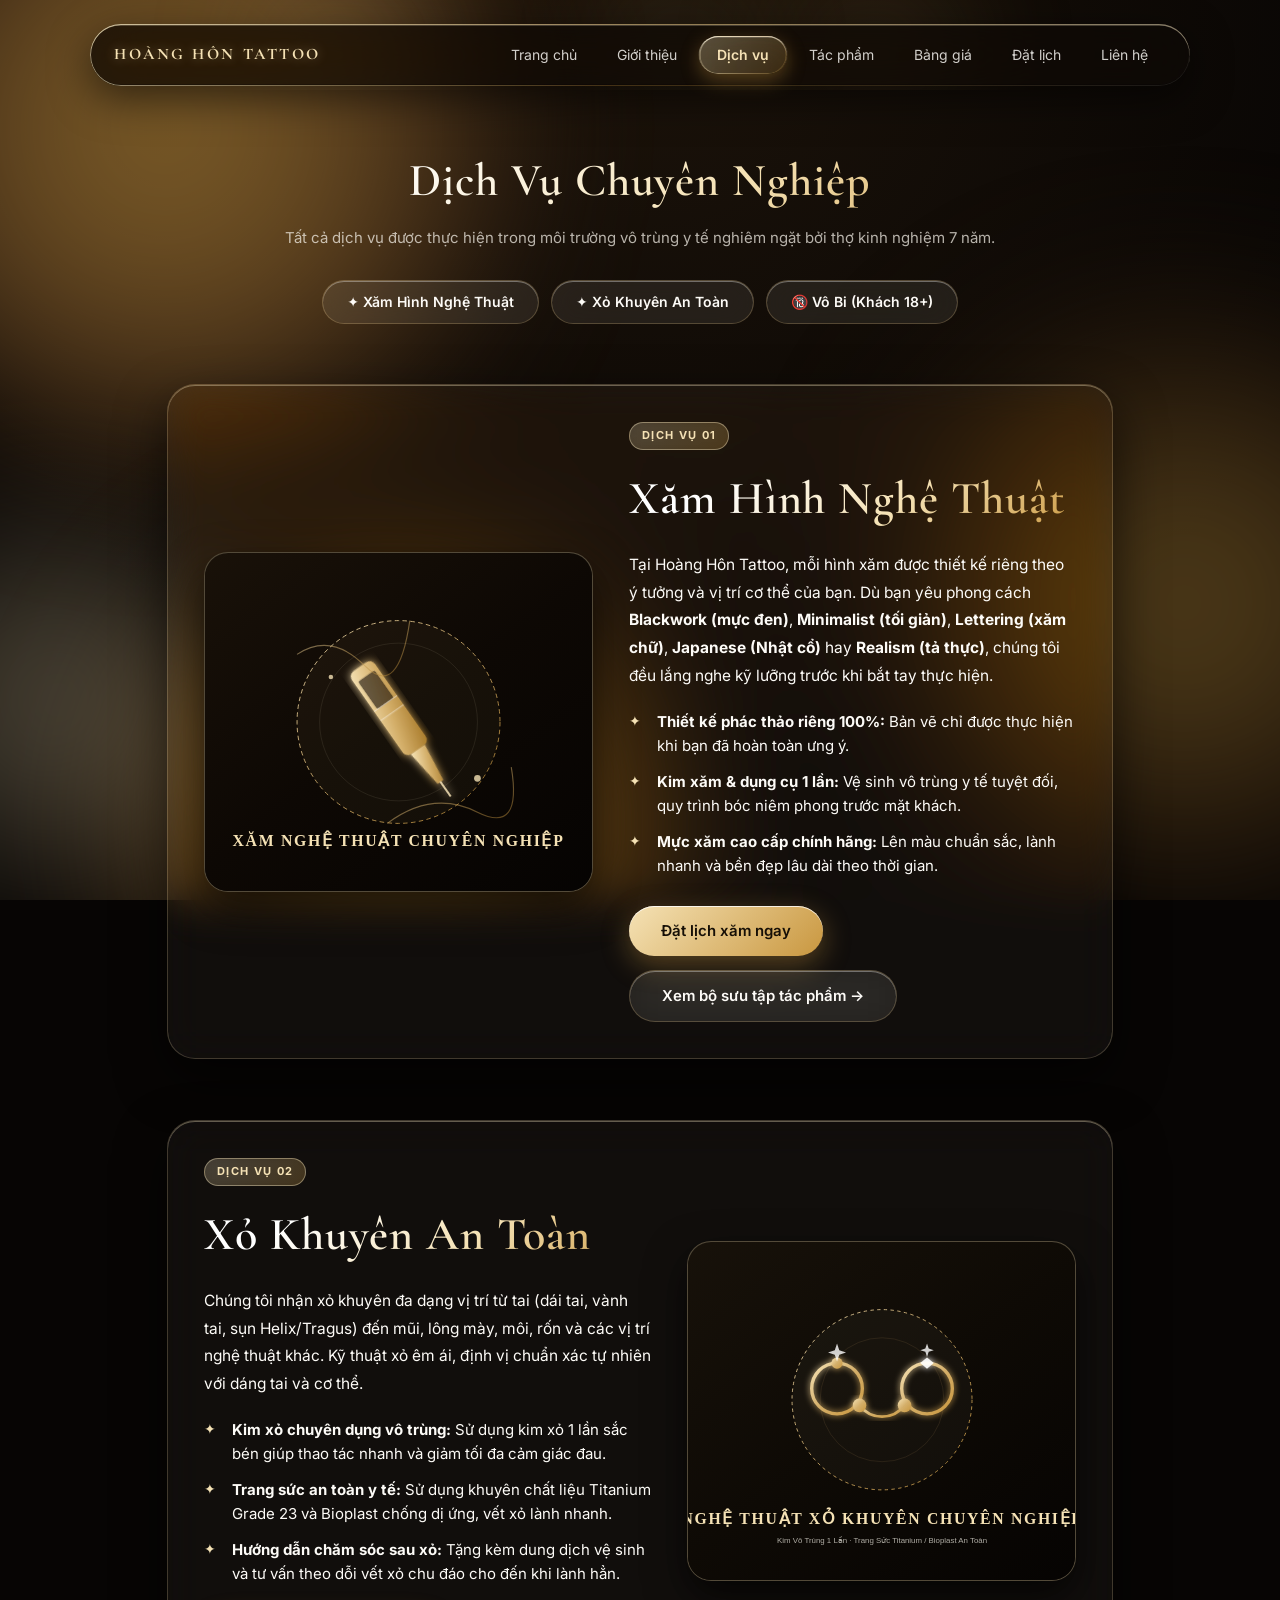
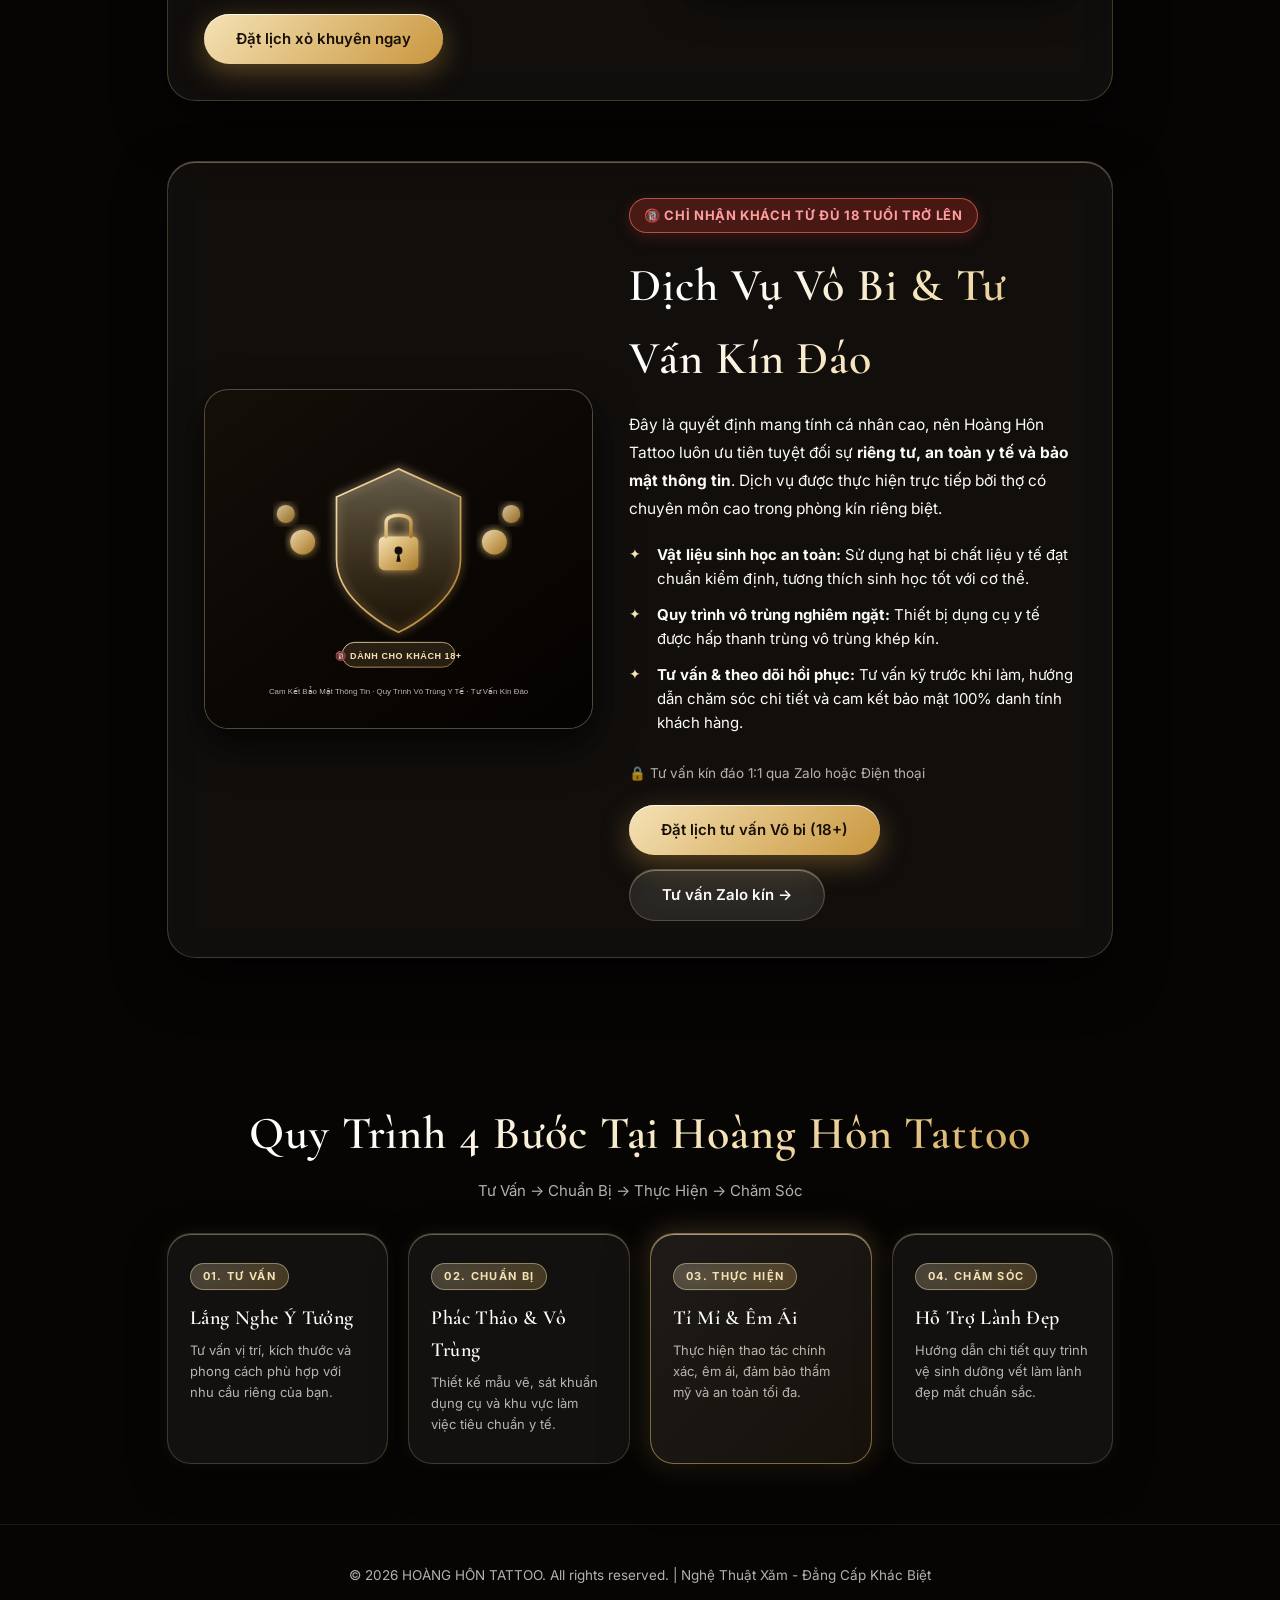
<file: dich-vu.html>
<!DOCTYPE html>
<html lang="vi">
<head>
  <meta charset="UTF-8">
  <meta name="viewport" content="width=device-width, initial-scale=1.0">
  <title>Dịch Vụ - Xăm Hình, Xỏ Khuyên & Vô Bi (Hoàng Hôn Tattoo)</title>
  <meta name="description" content="Tổng hợp dịch vụ chuyên nghiệp tại Hoàng Hôn Tattoo: Xăm hình nghệ thuật cá nhân hóa, xỏ khuyên chuẩn y tế an toàn, dịch vụ vô bi riêng tư dành cho khách 18+.">
  <meta property="og:title" content="Dịch Vụ - Hoàng Hôn Tattoo">
  <meta property="og:description" content="Xăm nghệ thuật, xỏ khuyên an toàn & dịch vụ vô bi vô trùng riêng tư.">
  <meta property="og:image" content="assets/images/banner.jpg">
  <link rel="icon" href="assets/images/artist.jpg" type="image/jpeg">
  <link rel="stylesheet" href="css/style.css">
</head>
<body>

  <!-- Background Orbs -->
  <div class="bg" aria-hidden="true">
    <i></i><i></i><i></i><i></i>
  </div>

  <div class="menu-orb-container" aria-hidden="true">
    <div class="menu-gold-orb orb-1"></div>
    <div class="menu-gold-orb orb-2"></div>
    <div class="menu-gold-orb orb-3"></div>
  </div>

  <svg style="display:none;" aria-hidden="true">
    <filter id="glass-refraction">
      <feTurbulence type="fractalNoise" baseFrequency="0.02 0.05" numOctaves="2" result="noise" />
      <feDisplacementMap id="glassDisplacement" in="SourceGraphic" in2="noise" scale="4" xChannelSelector="R" yChannelSelector="G" />
    </filter>
  </svg>

  <!-- Liquid Glass Header Navigation Bar -->
  <nav id="navbar" aria-label="Thanh điều hướng chính">
    <div class="nav-brand">
      <a href="index.html" class="logo-link">HOÀNG HÔN TATTOO</a>
    </div>

    <div class="nav-menu-wrapper">
      <div id="navIndicator" class="nav-indicator" aria-hidden="true"></div>

      <div class="nav-menu" role="menubar">
        <a href="index.html" class="nav-link" role="menuitem">Trang chủ</a>
        <a href="gioi-thieu.html" class="nav-link" role="menuitem">Giới thiệu</a>
        <a href="dich-vu.html" class="nav-link active" aria-current="page" role="menuitem">Dịch vụ</a>
        <a href="tac-pham.html" class="nav-link" role="menuitem">Tác phẩm</a>
        <a href="bang-gia.html" class="nav-link" role="menuitem">Bảng giá</a>
        <a href="dat-lich.html" class="nav-link" role="menuitem">Đặt lịch</a>
        <a href="lien-he.html" class="nav-link" role="menuitem">Liên hệ</a>
      </div>
    </div>

    <button id="navToggle" class="nav-toggle" aria-label="Mở menu trên điện thoại" aria-expanded="false">
      <span></span>
      <span></span>
      <span></span>
    </button>
  </nav>

  <!-- Page Header -->
  <section style="padding-top: 70px; padding-bottom: 10px;">
    <div class="section-header center">
      <h2>Dịch Vụ Chuyên Nghiệp</h2>
      <p class="sub">Tất cả dịch vụ được thực hiện trong môi trường vô trùng y tế nghiêm ngặt bởi thợ kinh nghiệm 7 năm.</p>
    </div>

    <!-- Thanh liên kết nhanh Anchor Nav -->
    <div class="service-anchor-nav">
      <a href="#xam-hinh" class="btn o">✦ Xăm Hình Nghệ Thuật</a>
      <a href="#xo-khuyen" class="btn o">✦ Xỏ Khuyên An Toàn</a>
      <a href="#vo-bi" class="btn o">🔞 Vô Bi (Khách 18+)</a>
    </div>
  </section>

  <!-- Main Services Container -->
  <section style="padding-top: 10px;">
    
    <!-- KHỐI 1: XĂM HÌNH NGHỆ THUẬT -->
    <div id="xam-hinh" class="service-block reveal-on-scroll">
      <div class="service-block-grid">
        <div class="service-img-box">
          <div class="service-img-frame">
            <img src="assets/images/services/xam-hinh.svg" alt="Xăm hình nghệ thuật chuyên nghiệp" onerror="this.onerror=null; this.src='assets/images/banner.jpg';">
          </div>
        </div>

        <div class="service-text-box">
          <span class="price-tag">Dịch vụ 01</span>
          <h2>Xăm Hình Nghệ Thuật</h2>
          <p style="font-size: 15.5px; color: var(--tx); line-height: 1.8;">
            Tại Hoàng Hôn Tattoo, mỗi hình xăm được thiết kế riêng theo ý tưởng và vị trí cơ thể của bạn. Dù bạn yêu phong cách <b>Blackwork (mực đen)</b>, <b>Minimalist (tối giản)</b>, <b>Lettering (xăm chữ)</b>, <b>Japanese (Nhật cổ)</b> hay <b>Realism (tả thực)</b>, chúng tôi đều lắng nghe kỹ lưỡng trước khi bắt tay thực hiện.
          </p>

          <ul class="service-bullets">
            <li><b>Thiết kế phác thảo riêng 100%:</b> Bản vẽ chỉ được thực hiện khi bạn đã hoàn toàn ưng ý.</li>
            <li><b>Kim xăm & dụng cụ 1 lần:</b> Vệ sinh vô trùng y tế tuyệt đối, quy trình bóc niêm phong trước mặt khách.</li>
            <li><b>Mực xăm cao cấp chính hãng:</b> Lên màu chuẩn sắc, lành nhanh và bền đẹp lâu dài theo thời gian.</li>
          </ul>

          <div class="service-cta-row">
            <a href="dat-lich.html?dichvu=xam-hinh" class="btn">Đặt lịch xăm ngay</a>
            <a href="tac-pham.html" class="btn o">Xem bộ sưu tập tác phẩm &rarr;</a>
          </div>
        </div>
      </div>
    </div>

    <!-- KHỐI 2: XỎ KHUYÊN AN TOÀN (Bố cục xen kẽ Trái/Phải: Chữ bên Trái - Ảnh bên Phải) -->
    <div id="xo-khuyen" class="service-block reveal-on-scroll">
      <div class="service-block-grid reverse">
        <div class="service-img-box">
          <div class="service-img-frame">
            <img src="assets/images/services/xo-khuyen.svg" alt="Xỏ khuyên an toàn chuẩn y tế" onerror="this.onerror=null; this.src='assets/images/placeholder.svg';">
          </div>
        </div>

        <div class="service-text-box">
          <span class="price-tag">Dịch vụ 02</span>
          <h2>Xỏ Khuyên An Toàn</h2>
          <p style="font-size: 15.5px; color: var(--tx); line-height: 1.8;">
            Chúng tôi nhận xỏ khuyên đa dạng vị trí từ tai (dái tai, vành tai, sụn Helix/Tragus) đến mũi, lông mày, môi, rốn và các vị trí nghệ thuật khác. Kỹ thuật xỏ êm ái, định vị chuẩn xác tự nhiên với dáng tai và cơ thể.
          </p>

          <ul class="service-bullets">
            <li><b>Kim xỏ chuyên dụng vô trùng:</b> Sử dụng kim xỏ 1 lần sắc bén giúp thao tác nhanh và giảm tối đa cảm giác đau.</li>
            <li><b>Trang sức an toàn y tế:</b> Sử dụng khuyên chất liệu Titanium Grade 23 và Bioplast chống dị ứng, vết xỏ lành nhanh.</li>
            <li><b>Hướng dẫn chăm sóc sau xỏ:</b> Tặng kèm dung dịch vệ sinh và tư vấn theo dỗi vết xỏ chu đáo cho đến khi lành hẳn.</li>
          </ul>

          <div class="service-cta-row">
            <a href="dat-lich.html?dichvu=xo-khuyen" class="btn">Đặt lịch xỏ khuyên ngay</a>
          </div>
        </div>
      </div>
    </div>

    <!-- KHỐI 3: VÔ BI (KHÁCH DÙ 18 TUỔI TRỞ LÊN) -->
    <div id="vo-bi" class="service-block reveal-on-scroll">
      <div class="service-block-grid">
        <div class="service-img-box">
          <div class="service-img-frame">
            <img src="assets/images/services/vo-bi.svg" alt="Dịch vụ vô bi kín đáo bảo mật 18+" onerror="this.onerror=null; this.src='assets/images/placeholder.svg';">
          </div>
        </div>

        <div class="service-text-box">
          <div class="age-badge-18">
            <span>🔞 CHỈ NHẬN KHÁCH TỪ ĐỦ 18 TUỔI TRỞ LÊN</span>
          </div>

          <h2>Dịch Vụ Vô Bi & Tư Vấn Kín Đáo</h2>
          <p style="font-size: 15.5px; color: var(--tx); line-height: 1.8;">
            Đây là quyết định mang tính cá nhân cao, nên Hoàng Hôn Tattoo luôn ưu tiên tuyệt đối sự <b>riêng tư, an toàn y tế và bảo mật thông tin</b>. Dịch vụ được thực hiện trực tiếp bởi thợ có chuyên môn cao trong phòng kín riêng biệt.
          </p>

          <ul class="service-bullets">
            <li><b>Vật liệu sinh học an toàn:</b> Sử dụng hạt bi chất liệu y tế đạt chuẩn kiểm định, tương thích sinh học tốt với cơ thể.</li>
            <li><b>Quy trình vô trùng nghiêm ngặt:</b> Thiết bị dụng cụ y tế được hấp thanh trùng vô trùng khép kín.</li>
            <li><b>Tư vấn & theo dõi hồi phục:</b> Tư vấn kỹ trước khi làm, hướng dẫn chăm sóc chi tiết và cam kết bảo mật 100% danh tính khách hàng.</li>
          </ul>

          <div style="margin-bottom: 20px; color: var(--mu); font-size: 13.5px; display: flex; align-items: center; gap: 6px;">
            <span>🔒 Tư vấn kín đáo 1:1 qua Zalo hoặc Điện thoại</span>
          </div>

          <div class="service-cta-row">
            <a href="dat-lich.html?dichvu=vo-bi" class="btn">Đặt lịch tư vấn Vô bi (18+)</a>
            <a href="https://zalo.me/0868660061" target="_blank" rel="noopener" class="btn o">Tư vấn Zalo kín &rarr;</a>
          </div>
        </div>
      </div>
    </div>

  </section>

  <!-- Section: Quy trình 4 bước tổng quát -->
  <section class="reveal-on-scroll" style="padding-top: 20px;">
    <div class="section-header center">
      <h2>Quy Trình 4 Bước Tại Hoàng Hôn Tattoo</h2>
      <p class="sub">Tư Vấn &rarr; Chuẩn Bị &rarr; Thực Hiện &rarr; Chăm Sóc</p>
    </div>

    <div class="price-grid" style="grid-template-columns: repeat(4, 1fr);">
      <div class="price-card">
        <div>
          <span class="price-tag">01. Tư vấn</span>
          <h3>Lắng Nghe Ý Tưởng</h3>
          <p>Tư vấn vị trí, kích thước và phong cách phù hợp với nhu cầu riêng của bạn.</p>
        </div>
      </div>

      <div class="price-card">
        <div>
          <span class="price-tag">02. Chuẩn bị</span>
          <h3>Phác Thảo & Vô Trùng</h3>
          <p>Thiết kế mẫu vẽ, sát khuẩn dụng cụ và khu vực làm việc tiêu chuẩn y tế.</p>
        </div>
      </div>

      <div class="price-card highlight">
        <div>
          <span class="price-tag">03. Thực hiện</span>
          <h3>Tỉ Mỉ & Êm Ái</h3>
          <p>Thực hiện thao tác chính xác, êm ái, đảm bảo thẩm mỹ và an toàn tối đa.</p>
        </div>
      </div>

      <div class="price-card">
        <div>
          <span class="price-tag">04. Chăm sóc</span>
          <h3>Hỗ Trợ Lành Đẹp</h3>
          <p>Hướng dẫn chi tiết quy trình vệ sinh dưỡng vết làm lành đẹp mắt chuẩn sắc.</p>
        </div>
      </div>
    </div>
  </section>

  <!-- Footer -->
  <footer>
    © 2026 <span class="owner-name">HOÀNG HÔN TATTOO</span>. All rights reserved. | Nghệ Thuật Xăm - Đẳng Cấp Khác Biệt
  </footer>

  <!-- Mobile Quick CTA -->
  <div class="mobile-quick-cta">
    <a href="tel:0868660061" class="quick-btn call" aria-label="Gọi điện ngay">
      <svg width="18" height="18" viewBox="0 0 24 24" fill="currentColor"><path d="M6.62 10.79c1.44 2.83 3.76 5.14 6.59 6.59l2.2-2.2c.27-.27.67-.36 1.02-.24 1.12.37 2.33.57 3.57.57.55 0 1 .45 1 1V20c0 .55-.45 1-1 1-9.39 0-17-7.61-17-17 0-.55.45-1 1-1h3.5c.55 0 1 .45 1 1 0 1.25.2 2.45.57 3.57.11.35.03.74-.25 1.02l-2.2 2.2z"/></svg>
      <span>Gọi ngay</span>
    </a>
    <a href="https://zalo.me/0868660061" target="_blank" rel="noopener" class="quick-btn zalo" aria-label="Nhắn Zalo ngay">
      <svg width="18" height="18" viewBox="0 0 24 24" fill="currentColor"><path d="M12 2C6.48 2 2 6.48 2 12c0 1.82.49 3.53 1.35 5L2 22l5.1-1.31C8.54 21.52 10.22 22 12 22c5.52 0 10-4.48 10-10S17.52 2 12 2zm0 18c-1.55 0-3.03-.43-4.32-1.22l-.31-.19-3.2 0.82 0.84-3.11-.2-.33A7.95 7.95 0 0 1 4 12c0-4.41 3.59-8 8-8s8 3.59 8 8-3.59 8-8 8z"/></svg>
      <span>Zalo</span>
    </a>
  </div>

  <script src="js/config.js"></script>
  <script src="js/main.js"></script>
</body>
</html>
</file>
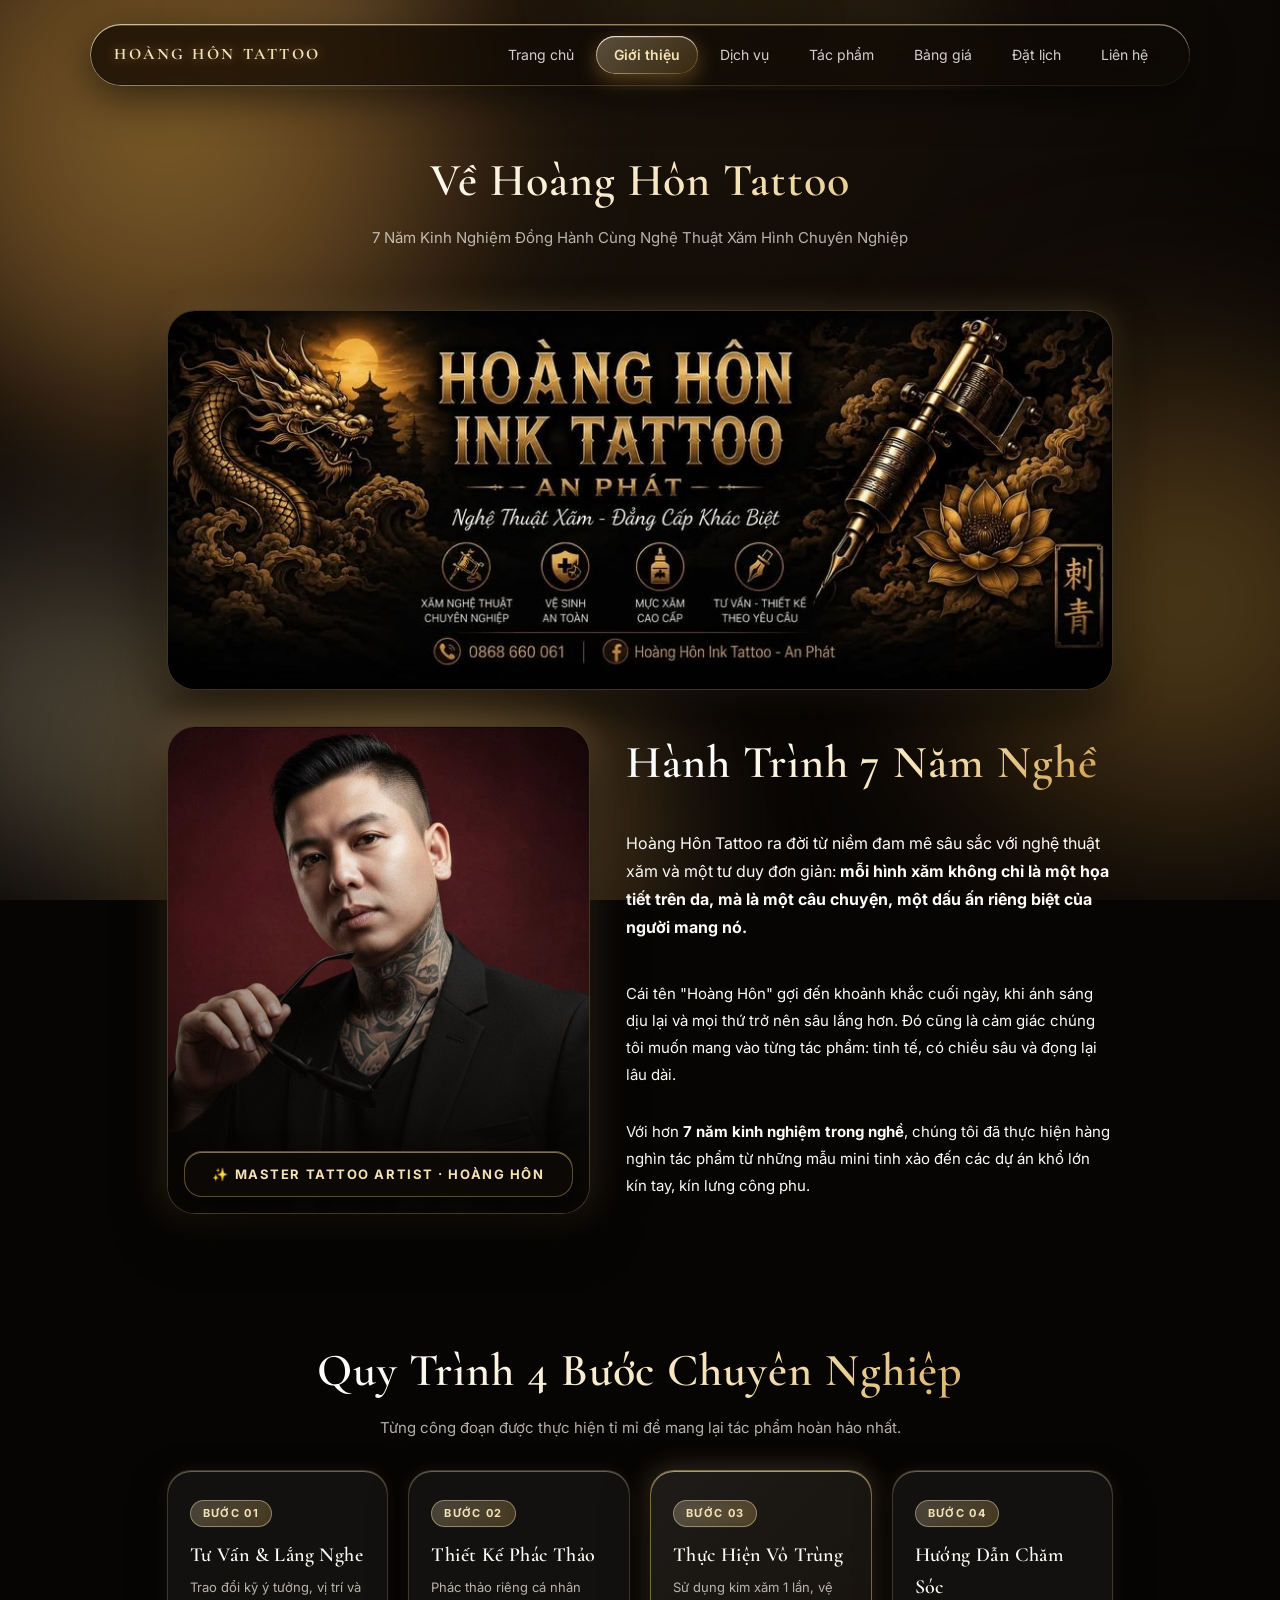
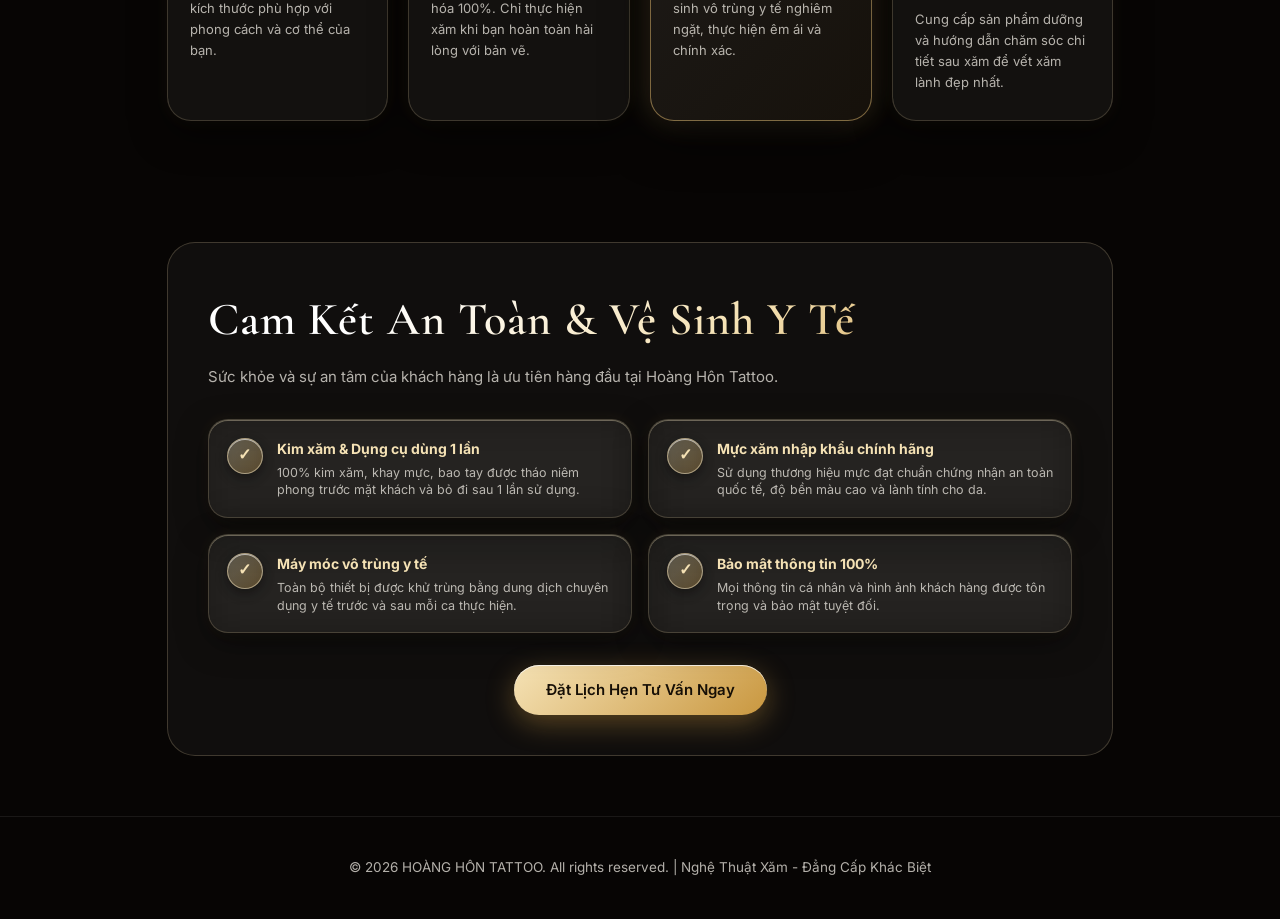
<file: gioi-thieu.html>
<!DOCTYPE html>
<html lang="vi">
<head>
  <meta charset="UTF-8">
  <meta name="viewport" content="width=device-width, initial-scale=1.0">
  <title>Giới Thiệu - Hoàng Hôn Tattoo (7 Năm Kinh Nghiệm)</title>
  <meta name="description" content="Tìm hiểu về hành trình 7 năm phát triển của Hoàng Hôn Tattoo. Triết lý nghệ thuật xăm hình tinh tế, quy trình vô trùng nghiêm ngặt và cam kết chất lượng.">
  <meta property="og:title" content="Giới Thiệu - Hoàng Hôn Tattoo">
  <meta property="og:description" content="Hành trình 7 năm đồng hành cùng nghệ thuật xăm hình chuyên nghiệp.">
  <meta property="og:image" content="assets/images/artist.jpg">
  <link rel="icon" href="assets/images/artist.jpg" type="image/jpeg">
  <link rel="stylesheet" href="css/style.css">
</head>
<body>

  <!-- Background Orbs -->
  <div class="bg" aria-hidden="true">
    <i></i><i></i><i></i><i></i>
  </div>

  <div class="menu-orb-container" aria-hidden="true">
    <div class="menu-gold-orb orb-1"></div>
    <div class="menu-gold-orb orb-2"></div>
    <div class="menu-gold-orb orb-3"></div>
  </div>

  <svg style="display:none;" aria-hidden="true">
    <filter id="glass-refraction">
      <feTurbulence type="fractalNoise" baseFrequency="0.02 0.05" numOctaves="2" result="noise" />
      <feDisplacementMap id="glassDisplacement" in="SourceGraphic" in2="noise" scale="4" xChannelSelector="R" yChannelSelector="G" />
    </filter>
  </svg>

  <!-- Liquid Glass Header Navigation Bar -->
  <nav id="navbar" aria-label="Thanh điều hướng chính">
    <div class="nav-brand">
      <a href="index.html" class="logo-link">HOÀNG HÔN TATTOO</a>
    </div>

    <div class="nav-menu-wrapper">
      <div id="navIndicator" class="nav-indicator" aria-hidden="true"></div>

      <div class="nav-menu" role="menubar">
        <a href="index.html" class="nav-link" role="menuitem">Trang chủ</a>
        <a href="gioi-thieu.html" class="nav-link active" aria-current="page" role="menuitem">Giới thiệu</a>
        <a href="dich-vu.html" class="nav-link" role="menuitem">Dịch vụ</a>
        <a href="tac-pham.html" class="nav-link" role="menuitem">Tác phẩm</a>
        <a href="bang-gia.html" class="nav-link" role="menuitem">Bảng giá</a>
        <a href="dat-lich.html" class="nav-link" role="menuitem">Đặt lịch</a>
        <a href="lien-he.html" class="nav-link" role="menuitem">Liên hệ</a>
      </div>
    </div>

    <button id="navToggle" class="nav-toggle" aria-label="Mở menu trên điện thoại" aria-expanded="false">
      <span></span>
      <span></span>
      <span></span>
    </button>
  </nav>

  <!-- Section Title -->
  <section style="padding-top: 70px; padding-bottom: 20px;">
    <div class="section-header center">
      <h2>Về Hoàng Hôn Tattoo</h2>
      <p class="sub">7 Năm Kinh Nghiệm Đồng Hành Cùng Nghệ Thuật Xăm Hình Chuyên Nghiệp</p>
    </div>
  </section>

  <!-- Main Story Section -->
  <section id="about" class="reveal-on-scroll" style="padding-top: 10px;">
    <div class="about-full-banner">
      <img src="assets/images/banner.jpg" alt="Hoàng Hôn Ink Tattoo - An Phát" onerror="this.onerror=null; this.src='assets/images/artist.svg';">
    </div>

    <div class="about-grid" style="margin-top: 36px;">
      <div class="about-img-box">
        <div class="about-img-frame">
          <img src="assets/images/artist.jpg" alt="Hoàng Hôn Tattoo Master Artist" onerror="this.onerror=null; this.src='assets/images/artist.svg';">
          <div class="about-img-badge">✨ MASTER TATTOO ARTIST · HOÀNG HÔN</div>
        </div>
      </div>

      <div class="about-info-box">
        <h2>Hành Trình 7 Năm Nghề</h2>
        <p class="about-lead">
          Hoàng Hôn Tattoo ra đời từ niềm đam mê sâu sắc với nghệ thuật xăm và một tư duy đơn giản: <b>mỗi hình xăm không chỉ là một họa tiết trên da, mà là một câu chuyện, một dấu ấn riêng biệt của người mang nó.</b>
        </p>
        <p style="color: var(--tx); font-size: 15px; line-height: 1.8;">
          Cái tên "Hoàng Hôn" gợi đến khoảnh khắc cuối ngày, khi ánh sáng dịu lại và mọi thứ trở nên sâu lắng hơn. Đó cũng là cảm giác chúng tôi muốn mang vào từng tác phẩm: tinh tế, có chiều sâu và đọng lại lâu dài.
        </p>
        <p style="color: var(--tx); font-size: 15px; line-height: 1.8;">
          Với hơn <b><span class="owner-exp">7</span> năm kinh nghiệm trong nghề</b>, chúng tôi đã thực hiện hàng nghìn tác phẩm từ những mẫu mini tinh xảo đến các dự án khổ lớn kín tay, kín lưng công phu.
        </p>
      </div>
    </div>
  </section>

  <!-- Section: Quy trình 4 bước làm việc -->
  <section class="reveal-on-scroll">
    <div class="section-header center">
      <h2>Quy Trình 4 Bước Chuyên Nghiệp</h2>
      <p class="sub">Từng công đoạn được thực hiện tỉ mỉ để mang lại tác phẩm hoàn hảo nhất.</p>
    </div>

    <div class="price-grid" style="grid-template-columns: repeat(4, 1fr);">
      <div class="price-card">
        <div>
          <span class="price-tag">Bước 01</span>
          <h3>Tư Vấn & Lắng Nghe</h3>
          <p>Trao đổi kỹ ý tưởng, vị trí và kích thước phù hợp với phong cách và cơ thể của bạn.</p>
        </div>
      </div>

      <div class="price-card">
        <div>
          <span class="price-tag">Bước 02</span>
          <h3>Thiết Kế Phác Thảo</h3>
          <p>Phác thảo riêng cá nhân hóa 100%. Chỉ thực hiện xăm khi bạn hoàn toàn hài lòng với bản vẽ.</p>
        </div>
      </div>

      <div class="price-card highlight">
        <div>
          <span class="price-tag">Bước 03</span>
          <h3>Thực Hiện Vô Trùng</h3>
          <p>Sử dụng kim xăm 1 lần, vệ sinh vô trùng y tế nghiêm ngặt, thực hiện êm ái và chính xác.</p>
        </div>
      </div>

      <div class="price-card">
        <div>
          <span class="price-tag">Bước 04</span>
          <h3>Hướng Dẫn Chăm Sóc</h3>
          <p>Cung cấp sản phẩm dưỡng và hướng dẫn chăm sóc chi tiết sau xăm để vết xăm lành đẹp nhất.</p>
        </div>
      </div>
    </div>
  </section>

  <!-- Section: Cam kết an toàn & vệ sinh -->
  <section class="reveal-on-scroll">
    <div style="padding: 40px; border-radius: 28px; background: rgba(255, 248, 235, 0.04); border: 1px solid rgba(255, 230, 180, 0.2); backdrop-filter: blur(20px);">
      <div class="section-header">
        <h2>Cam Kết An Toàn & Vệ Sinh Y Tế</h2>
        <p class="sub">Sức khỏe và sự an tâm của khách hàng là ưu tiên hàng đầu tại Hoàng Hôn Tattoo.</p>
      </div>

      <div class="about-features-grid">
        <div class="feat-card">
          <span class="feat-num">✓</span>
          <div>
            <b>Kim xăm & Dụng cụ dùng 1 lần</b>
            <p>100% kim xăm, khay mực, bao tay được tháo niêm phong trước mặt khách và bỏ đi sau 1 lần sử dụng.</p>
          </div>
        </div>

        <div class="feat-card">
          <span class="feat-num">✓</span>
          <div>
            <b>Mực xăm nhập khẩu chính hãng</b>
            <p>Sử dụng thương hiệu mực đạt chuẩn chứng nhận an toàn quốc tế, độ bền màu cao và lành tính cho da.</p>
          </div>
        </div>

        <div class="feat-card">
          <span class="feat-num">✓</span>
          <div>
            <b>Máy móc vô trùng y tế</b>
            <p>Toàn bộ thiết bị được khử trùng bằng dung dịch chuyên dụng y tế trước và sau mỗi ca thực hiện.</p>
          </div>
        </div>

        <div class="feat-card">
          <span class="feat-num">✓</span>
          <div>
            <b>Bảo mật thông tin 100%</b>
            <p>Mọi thông tin cá nhân và hình ảnh khách hàng được tôn trọng và bảo mật tuyệt đối.</p>
          </div>
        </div>
      </div>

      <div style="text-align: center; margin-top: 32px;">
        <a href="dat-lich.html" class="btn">Đặt Lịch Hẹn Tư Vấn Ngay</a>
      </div>
    </div>
  </section>

  <!-- Footer -->
  <footer>
    © 2026 <span class="owner-name">HOÀNG HÔN TATTOO</span>. All rights reserved. | Nghệ Thuật Xăm - Đẳng Cấp Khác Biệt
  </footer>

  <!-- Mobile Quick CTA -->
  <div class="mobile-quick-cta">
    <a href="tel:0868660061" class="quick-btn call" aria-label="Gọi điện ngay">
      <svg width="18" height="18" viewBox="0 0 24 24" fill="currentColor"><path d="M6.62 10.79c1.44 2.83 3.76 5.14 6.59 6.59l2.2-2.2c.27-.27.67-.36 1.02-.24 1.12.37 2.33.57 3.57.57.55 0 1 .45 1 1V20c0 .55-.45 1-1 1-9.39 0-17-7.61-17-17 0-.55.45-1 1-1h3.5c.55 0 1 .45 1 1 0 1.25.2 2.45.57 3.57.11.35.03.74-.25 1.02l-2.2 2.2z"/></svg>
      <span>Gọi ngay</span>
    </a>
    <a href="https://zalo.me/0868660061" target="_blank" rel="noopener" class="quick-btn zalo" aria-label="Nhắn Zalo ngay">
      <svg width="18" height="18" viewBox="0 0 24 24" fill="currentColor"><path d="M12 2C6.48 2 2 6.48 2 12c0 1.82.49 3.53 1.35 5L2 22l5.1-1.31C8.54 21.52 10.22 22 12 22c5.52 0 10-4.48 10-10S17.52 2 12 2zm0 18c-1.55 0-3.03-.43-4.32-1.22l-.31-.19-3.2 0.82 0.84-3.11-.2-.33A7.95 7.95 0 0 1 4 12c0-4.41 3.59-8 8-8s8 3.59 8 8-3.59 8-8 8z"/></svg>
      <span>Zalo</span>
    </a>
  </div>

  <script src="js/config.js"></script>
  <script src="js/main.js"></script>
</body>
</html>
</file>
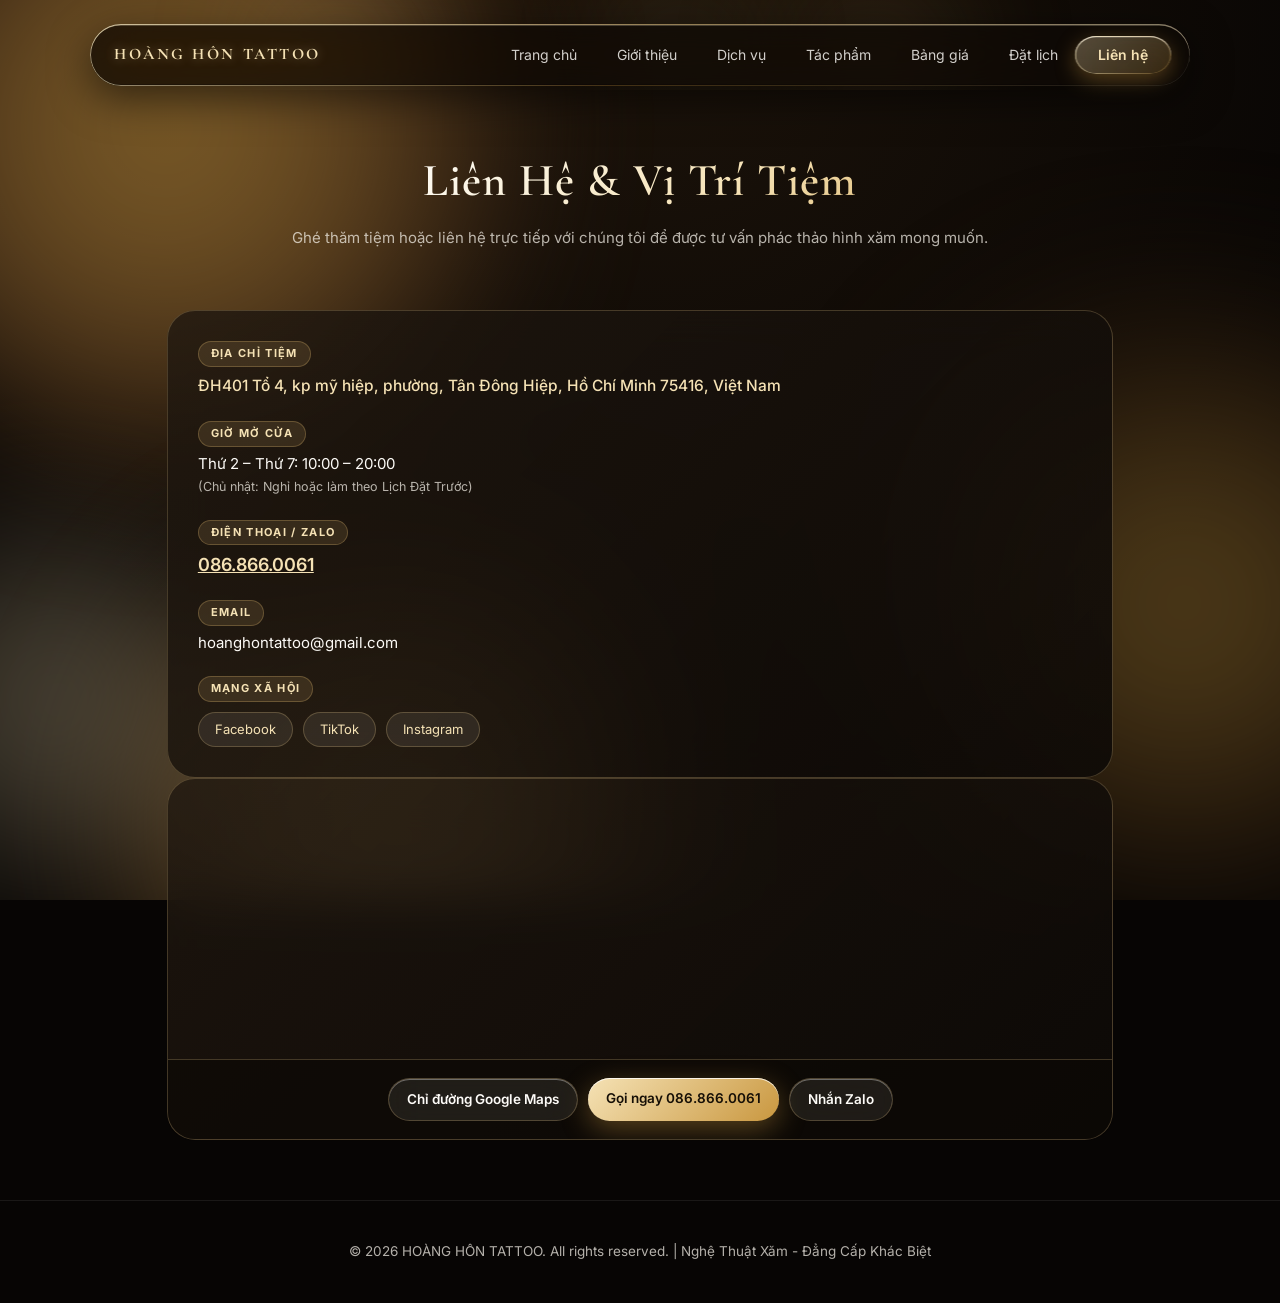
<file: lien-he.html>
<!DOCTYPE html>
<html lang="vi">
<head>
  <meta charset="UTF-8">
  <meta name="viewport" content="width=device-width, initial-scale=1.0">
  <title>Liên Hệ & Bản Đồ Chỉ Đường - Hoàng Hôn Tattoo</title>
  <meta name="description" content="Thông tin địa chỉ chính thức, số điện thoại, Zalo và bản đồ Google Maps chỉ đường trực tiếp tới tiệm xăm Hoàng Hôn Tattoo. Giờ mở cửa 10:00 - 20:00.">
  <meta property="og:title" content="Liên Hệ & Chỉ Đường - Hoàng Hôn Tattoo">
  <meta property="og:description" content="Địa chỉ tiệm xăm Hoàng Hôn Tattoo, số điện thoại 086.866.0061 và chỉ đường Google Maps.">
  <meta property="og:image" content="assets/images/banner.jpg">
  <link rel="icon" href="assets/images/artist.jpg" type="image/jpeg">
  <link rel="stylesheet" href="css/style.css">
</head>
<body>

  <!-- Background Orbs -->
  <div class="bg" aria-hidden="true">
    <i></i><i></i><i></i><i></i>
  </div>

  <div class="menu-orb-container" aria-hidden="true">
    <div class="menu-gold-orb orb-1"></div>
    <div class="menu-gold-orb orb-2"></div>
    <div class="menu-gold-orb orb-3"></div>
  </div>

  <svg style="display:none;" aria-hidden="true">
    <filter id="glass-refraction">
      <feTurbulence type="fractalNoise" baseFrequency="0.02 0.05" numOctaves="2" result="noise" />
      <feDisplacementMap id="glassDisplacement" in="SourceGraphic" in2="noise" scale="4" xChannelSelector="R" yChannelSelector="G" />
    </filter>
  </svg>

  <!-- Liquid Glass Header Navigation Bar -->
  <nav id="navbar" aria-label="Thanh điều hướng chính">
    <div class="nav-brand">
      <a href="index.html" class="logo-link">HOÀNG HÔN TATTOO</a>
    </div>

    <div class="nav-menu-wrapper">
      <div id="navIndicator" class="nav-indicator" aria-hidden="true"></div>

      <div class="nav-menu" role="menubar">
        <a href="index.html" class="nav-link" role="menuitem">Trang chủ</a>
        <a href="gioi-thieu.html" class="nav-link" role="menuitem">Giới thiệu</a>
        <a href="dich-vu.html" class="nav-link" role="menuitem">Dịch vụ</a>
        <a href="tac-pham.html" class="nav-link" role="menuitem">Tác phẩm</a>
        <a href="bang-gia.html" class="nav-link" role="menuitem">Bảng giá</a>
        <a href="dat-lich.html" class="nav-link" role="menuitem">Đặt lịch</a>
        <a href="lien-he.html" class="nav-link active" aria-current="page" role="menuitem">Liên hệ</a>
      </div>
    </div>

    <button id="navToggle" class="nav-toggle" aria-label="Mở menu trên điện thoại" aria-expanded="false">
      <span></span>
      <span></span>
      <span></span>
    </button>
  </nav>

  <!-- Page Header -->
  <section style="padding-top: 70px; padding-bottom: 20px;">
    <div class="section-header center">
      <h2>Liên Hệ & Vị Trí Tiệm</h2>
      <p class="sub">Ghé thăm tiệm hoặc liên hệ trực tiếp với chúng tôi để được tư vấn phác thảo hình xăm mong muốn.</p>
    </div>
  </section>

  <!-- Contact Grid & Embedded Google Map -->
  <section id="contact" style="padding-top: 10px;">
    <div class="contact-grid">
      
      <!-- Cột trái: Thông tin địa chỉ & Liên hệ -->
      <div class="contact-info-card sans">
        <div class="c-info-item">
          <span class="c-label-badge">ĐỊA CHỈ TIỆM</span>
          <div>
            <!-- TODO: Địa chỉ thực tế của tiệm -->
            <p class="owner-address" style="color:#f5e2b5; font-weight:500; font-size: 15.5px; line-height: 1.7;">
              ĐH401 Tổ 4, kp mỹ hiệp, phường, Tân Đông Hiệp, Hồ Chí Minh 75416, Việt Nam
            </p>
          </div>
        </div>

        <div class="c-info-item">
          <span class="c-label-badge">GIỜ MỞ CỬA</span>
          <div>
            <p style="font-size: 15px; color: var(--tx);">
              Thứ 2 – Thứ 7: 10:00 – 20:00<br>
              <small style="color:var(--mu);">(Chủ nhật: Nghỉ hoặc làm theo Lịch Đặt Trước)</small>
            </p>
          </div>
        </div>

        <div class="c-info-item">
          <span class="c-label-badge">ĐIỆN THOẠI / ZALO</span>
          <div>
            <p><a class="owner-phone" style="color:#f5e2b5; font-weight:600; font-size:18px;" href="tel:0868660061">086.866.0061</a></p>
          </div>
        </div>

        <div class="c-info-item">
          <span class="c-label-badge">EMAIL</span>
          <div>
            <p style="color:var(--tx); font-size:15px;">hoanghontattoo@gmail.com</p>
          </div>
        </div>

        <div class="c-info-item">
          <span class="c-label-badge">MẠNG XÃ HỘI</span>
          <div>
            <div class="social-pills">
              <a id="socialFb" target="_blank" rel="noopener" href="https://www.facebook.com/hoanghon.nguyen.1690/">Facebook</a>
              <a id="socialTt" target="_blank" rel="noopener" href="https://www.tiktok.com/@hoanghontattoobinhduong">TikTok</a>
              <a id="socialInst" target="_blank" rel="noopener" href="https://instagram.com">Instagram</a>
            </div>
          </div>
        </div>
      </div>

      <!-- Cột phải: Bản đồ Google Maps nhúng thật -->
      <div class="contact-map-card sans">
        <iframe 
          id="gmapIframe" 
          class="map-embed" 
          src="https://maps.google.com/maps?q=Ti%E1%BB%87m+x%C4%83m+Ho%C3%A0ng+H%C3%B4n+Tattoo&t=&z=16&ie=UTF8&iwloc=&output=embed" 
          allowfullscreen="" 
          loading="lazy" 
          referrerpolicy="no-referrer-when-downgrade" 
          title="Bản đồ Google Maps Tiệm xăm Hoàng Hôn Tattoo">
        </iframe>
        
        <div class="map-action-bar">
          <a class="btn o" target="_blank" rel="noopener" id="gmLink" href="https://maps.app.goo.gl/9ahAakVNGp5mGhJJ8" style="margin:0;">Chỉ đường Google Maps</a>
          <a class="btn btn-call" href="tel:0868660061" style="margin:0;">Gọi ngay 086.866.0061</a>
          <a class="btn o" target="_blank" rel="noopener" href="https://zalo.me/0868660061" style="margin:0;">Nhắn Zalo</a>
        </div>
      </div>

    </div>
  </section>

  <!-- Footer -->
  <footer>
    © 2026 <span class="owner-name">HOÀNG HÔN TATTOO</span>. All rights reserved. | Nghệ Thuật Xăm - Đẳng Cấp Khác Biệt
  </footer>

  <!-- Mobile Quick CTA -->
  <div class="mobile-quick-cta">
    <a href="tel:0868660061" class="quick-btn call" aria-label="Gọi điện ngay">
      <svg width="18" height="18" viewBox="0 0 24 24" fill="currentColor"><path d="M6.62 10.79c1.44 2.83 3.76 5.14 6.59 6.59l2.2-2.2c.27-.27.67-.36 1.02-.24 1.12.37 2.33.57 3.57.57.55 0 1 .45 1 1V20c0 .55-.45 1-1 1-9.39 0-17-7.61-17-17 0-.55.45-1 1-1h3.5c.55 0 1 .45 1 1 0 1.25.2 2.45.57 3.57.11.35.03.74-.25 1.02l-2.2 2.2z"/></svg>
      <span>Gọi ngay</span>
    </a>
    <a href="https://zalo.me/0868660061" target="_blank" rel="noopener" class="quick-btn zalo" aria-label="Nhắn Zalo ngay">
      <svg width="18" height="18" viewBox="0 0 24 24" fill="currentColor"><path d="M12 2C6.48 2 2 6.48 2 12c0 1.82.49 3.53 1.35 5L2 22l5.1-1.31C8.54 21.52 10.22 22 12 22c5.52 0 10-4.48 10-10S17.52 2 12 2zm0 18c-1.55 0-3.03-.43-4.32-1.22l-.31-.19-3.2 0.82 0.84-3.11-.2-.33A7.95 7.95 0 0 1 4 12c0-4.41 3.59-8 8-8s8 3.59 8 8-3.59 8-8 8z"/></svg>
      <span>Zalo</span>
    </a>
  </div>

  <script src="js/config.js"></script>
  <script src="js/main.js"></script>
</body>
</html>
</file>
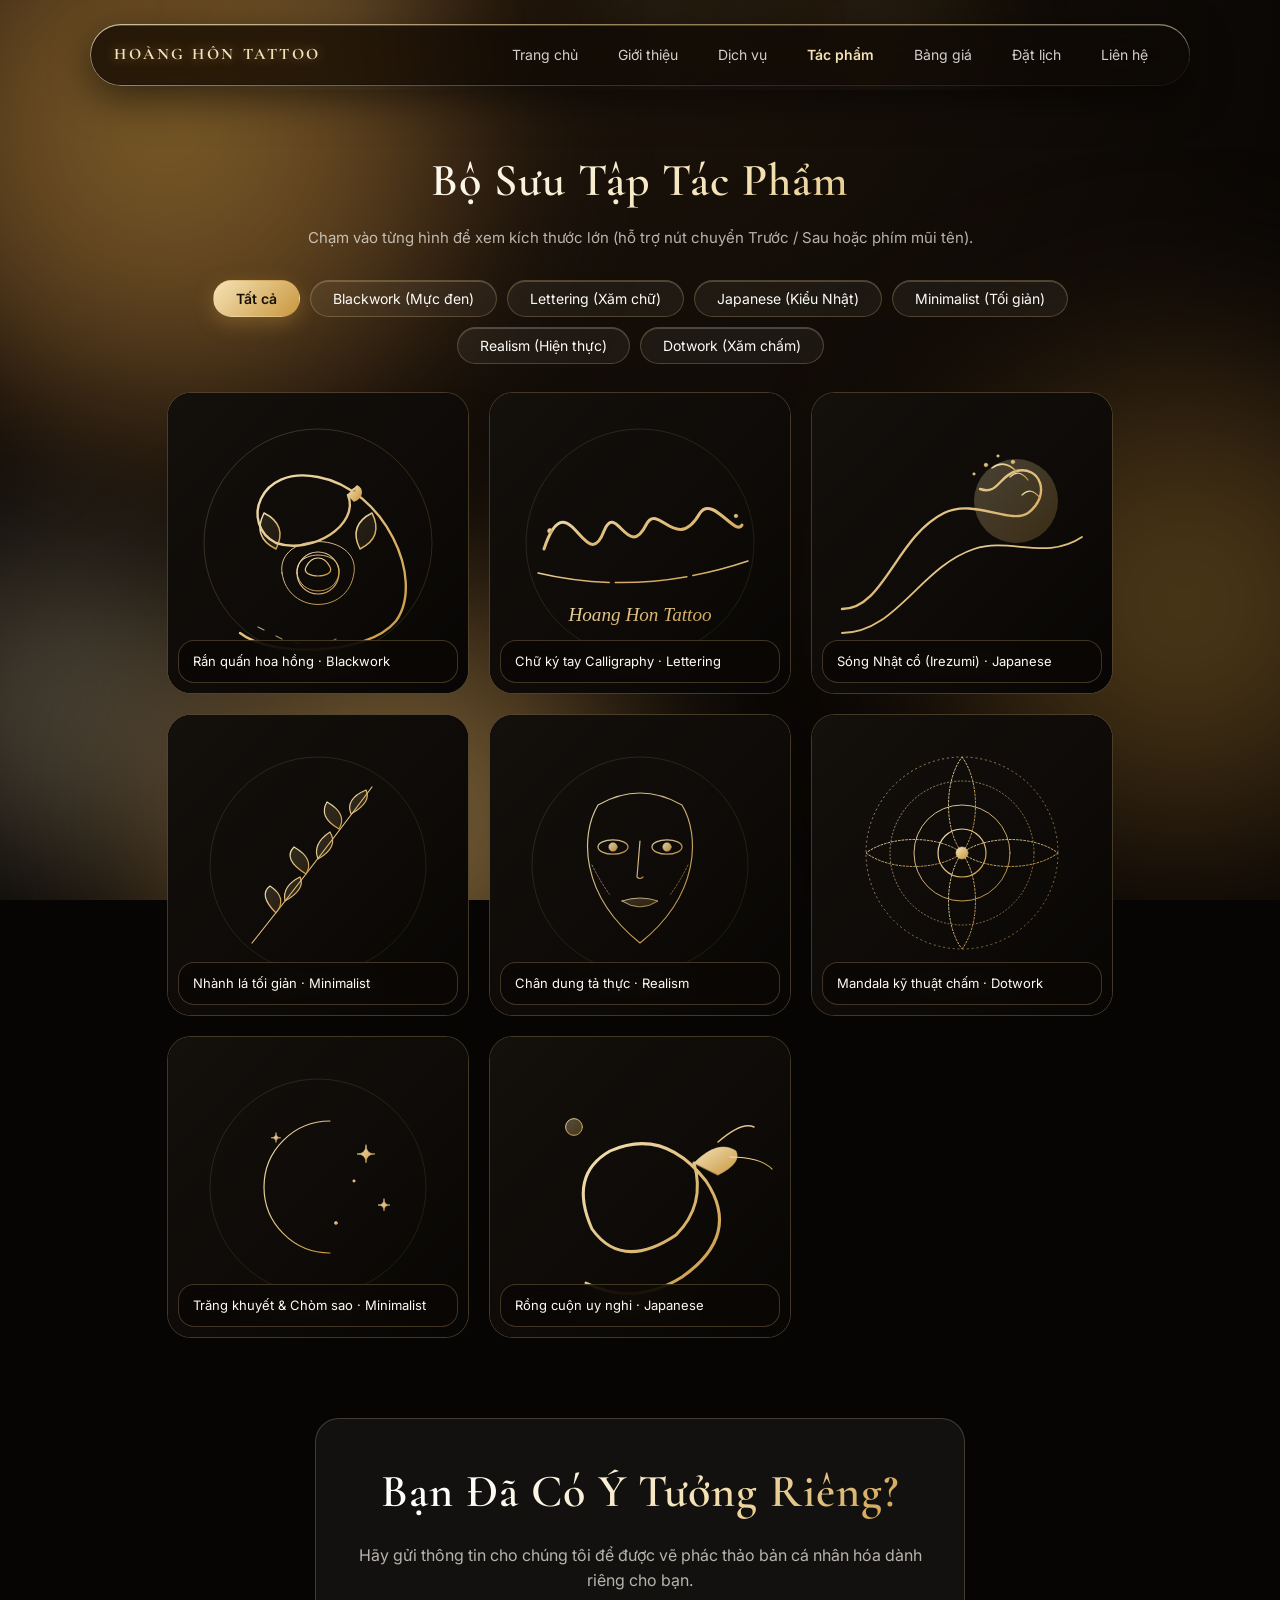
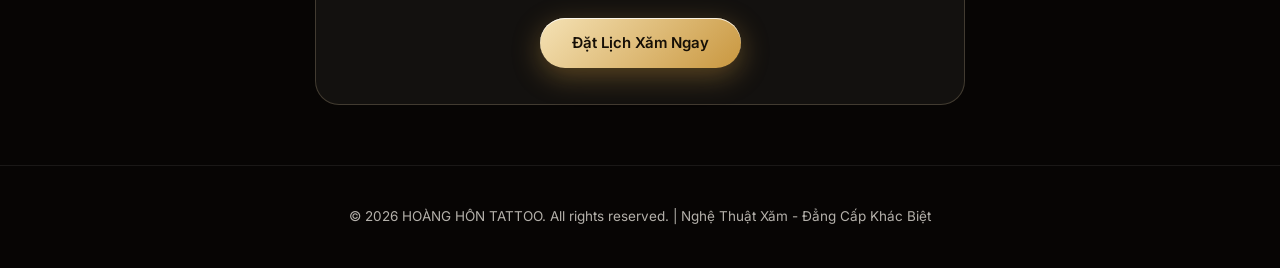
<file: tac-pham.html>
<!DOCTYPE html>
<html lang="vi">
<head>
  <meta charset="UTF-8">
  <meta name="viewport" content="width=device-width, initial-scale=1.0">
  <title>Tác Phẩm - Bộ Sưu Tập Hình Xăm Nghệ Thuật (Hoàng Hôn Tattoo)</title>
  <meta name="description" content="Khám phá bộ sưu tập hình xăm nghệ thuật đỉnh cao từ Hoàng Hôn Tattoo: Blackwork, Lettering, Japanese, Minimalist, Realism, Dotwork. Nút xem lớn và đặt mẫu tương tự.">
  <meta property="og:title" content="Bộ Sưu Tập Tác Phẩm - Hoàng Hôn Tattoo">
  <meta property="og:description" content="Hình xăm nghệ thuật đa dạng phong cách được thực hiện bởi thợ xăm 7 năm kinh nghiệm.">
  <meta property="og:image" content="assets/images/banner.jpg">
  <link rel="icon" href="assets/images/artist.jpg" type="image/jpeg">
  <link rel="stylesheet" href="css/style.css">
</head>
<body>

  <!-- Background Orbs -->
  <div class="bg" aria-hidden="true">
    <i></i><i></i><i></i><i></i>
  </div>

  <div class="menu-orb-container" aria-hidden="true">
    <div class="menu-gold-orb orb-1"></div>
    <div class="menu-gold-orb orb-2"></div>
    <div class="menu-gold-orb orb-3"></div>
  </div>

  <svg style="display:none;" aria-hidden="true">
    <filter id="glass-refraction">
      <feTurbulence type="fractalNoise" baseFrequency="0.02 0.05" numOctaves="2" result="noise" />
      <feDisplacementMap id="glassDisplacement" in="SourceGraphic" in2="noise" scale="4" xChannelSelector="R" yChannelSelector="G" />
    </filter>
  </svg>

  <!-- Liquid Glass Header Navigation Bar -->
  <nav id="navbar" aria-label="Thanh điều hướng chính">
    <div class="nav-brand">
      <a href="index.html" class="logo-link">HOÀNG HÔN TATTOO</a>
    </div>

    <div class="nav-menu-wrapper">
      <div id="navIndicator" class="nav-indicator" aria-hidden="true"></div>

      <div class="nav-menu" role="menubar">
        <a href="index.html" class="nav-link" role="menuitem">Trang chủ</a>
        <a href="gioi-thieu.html" class="nav-link" role="menuitem">Giới thiệu</a>
        <a href="dich-vu.html" class="nav-link" role="menuitem">Dịch vụ</a>
        <a href="tac-pham.html" class="nav-link active" aria-current="page" role="menuitem">Tác phẩm</a>
        <a href="bang-gia.html" class="nav-link" role="menuitem">Bảng giá</a>
        <a href="dat-lich.html" class="nav-link" role="menuitem">Đặt lịch</a>
        <a href="lien-he.html" class="nav-link" role="menuitem">Liên hệ</a>
      </div>
    </div>

    <button id="navToggle" class="nav-toggle" aria-label="Mở menu trên điện thoại" aria-expanded="false">
      <span></span>
      <span></span>
      <span></span>
    </button>
  </nav>

  <!-- Page Header -->
  <section style="padding-top: 70px; padding-bottom: 20px;">
    <div class="section-header center">
      <h2>Bộ Sưu Tập Tác Phẩm</h2>
      <p class="sub">Chạm vào từng hình để xem kích thước lớn (hỗ trợ nút chuyển Trước / Sau hoặc phím mũi tên).</p>
    </div>

    <!-- Bộ lọc danh mục phong cách -->
    <div class="tags" id="tags"></div>

    <!-- Lưới hiển thị danh sách tất cả các hình xăm -->
    <div class="grid" id="grid"></div>
  </section>

  <!-- Lightbox Modal Xem Ảnh Lớn (Nút Trước / Sau & Đặt mẫu tương tự) -->
  <div class="lb" id="lb" aria-hidden="true" role="dialog" aria-modal="true">
    <div class="lb-content">
      <button class="lb-close" id="lbClose" aria-label="Đóng modal xem ảnh">&times;</button>
      <button class="lb-prev" id="lbPrev" aria-label="Xem hình xăm trước">&#10094;</button>
      <button class="lb-next" id="lbNext" aria-label="Xem hình xăm kế tiếp">&#10095;</button>

      <div class="lb-media">
        <img id="lbi" src="" alt="Hình xăm xem lớn" onerror="this.onerror=null; this.src='assets/images/placeholder.svg';">
      </div>

      <div class="lb-info">
        <span class="lb-badge" id="lbc">Phong cách</span>
        <h3 id="lbt">Tên Tác Phẩm</h3>
        <p class="lb-meta" id="lbd">Vị trí · Thời gian</p>
        <p class="lb-desc" id="lbdesc">Mô tả chi tiết tác phẩm xăm.</p>
        
        <div style="margin-top: 18px;">
          <button id="lbBookBtn" class="btn" type="button">Tôi muốn hình tương tự</button>
        </div>
      </div>
    </div>
  </div>

  <!-- Bottom Call to Action Section -->
  <section class="reveal-on-scroll" style="text-align: center; padding: 60px 20px;">
    <div style="max-width: 650px; margin: auto; padding: 36px; border-radius: 24px; background: rgba(255, 248, 235, 0.05); border: 1px solid rgba(255, 230, 180, 0.2); backdrop-filter: blur(20px);">
      <h2>Bạn Đã Có Ý Tưởng Riêng?</h2>
      <p style="color: var(--mu); margin: 14px 0 24px 0;">Hãy gửi thông tin cho chúng tôi để được vẽ phác thảo bản cá nhân hóa dành riêng cho bạn.</p>
      <a href="dat-lich.html?dichvu=xam-hinh" class="btn">Đặt Lịch Xăm Ngay</a>
    </div>
  </section>

  <!-- Footer -->
  <footer>
    © 2026 <span class="owner-name">HOÀNG HÔN TATTOO</span>. All rights reserved. | Nghệ Thuật Xăm - Đẳng Cấp Khác Biệt
  </footer>

  <!-- Mobile Quick CTA -->
  <div class="mobile-quick-cta">
    <a href="tel:0868660061" class="quick-btn call" aria-label="Gọi điện ngay">
      <svg width="18" height="18" viewBox="0 0 24 24" fill="currentColor"><path d="M6.62 10.79c1.44 2.83 3.76 5.14 6.59 6.59l2.2-2.2c.27-.27.67-.36 1.02-.24 1.12.37 2.33.57 3.57.57.55 0 1 .45 1 1V20c0 .55-.45 1-1 1-9.39 0-17-7.61-17-17 0-.55.45-1 1-1h3.5c.55 0 1 .45 1 1 0 1.25.2 2.45.57 3.57.11.35.03.74-.25 1.02l-2.2 2.2z"/></svg>
      <span>Gọi ngay</span>
    </a>
    <a href="https://zalo.me/0868660061" target="_blank" rel="noopener" class="quick-btn zalo" aria-label="Nhắn Zalo ngay">
      <svg width="18" height="18" viewBox="0 0 24 24" fill="currentColor"><path d="M12 2C6.48 2 2 6.48 2 12c0 1.82.49 3.53 1.35 5L2 22l5.1-1.31C8.54 21.52 10.22 22 12 22c5.52 0 10-4.48 10-10S17.52 2 12 2zm0 18c-1.55 0-3.03-.43-4.32-1.22l-.31-.19-3.2 0.82 0.84-3.11-.2-.33A7.95 7.95 0 0 1 4 12c0-4.41 3.59-8 8-8s8 3.59 8 8-3.59 8-8 8z"/></svg>
      <span>Zalo</span>
    </a>
  </div>

  <script src="js/config.js"></script>
  <script src="js/artworks.js"></script>
  <script src="js/main.js"></script>
</body>
</html>
</file>
<file: css/style.css>
/* ==========================================================================
   HOÀNG HÔN TATTOO - LUXURY LIQUID GLASS STYLE SHEET
   Phối màu: Obsidian Dark & Glowing Amber Gold ("Vừa sáng vừa tối")
   ========================================================================== */

@import url('https://fonts.googleapis.com/css2?family=Cormorant+Garamond:ital,wght@0,400;0,600;0,700;1,400&family=Inter:wght@400;500;600;700&display=swap');

:root {
  --bg: #070504;
  --tx: #fdfbf7;
  --mu: rgba(247, 243, 234, 0.72);
  --ac: #d4af6a;
  --ac-light: #f5e2b5;
  --ac-dark: #a87a2a;
  --bd: rgba(255, 220, 150, 0.22);
  --gl: rgba(255, 248, 235, 0.05);
  --gl2: rgba(255, 248, 235, 0.12);

  /* Apple iOS 26 Style Liquid Glass Variables */
  --glass-bg: rgba(255, 220, 160, 0.08);
  --glass-bg-scrolled: rgba(10, 7, 4, 0.92);
  --glass-blur: blur(18px) saturate(160%) brightness(1.08);
  --glass-blur-scrolled: blur(28px) saturate(200%) brightness(1.1);
  --glass-border: linear-gradient(135deg, rgba(255, 240, 200, 0.6), rgba(201, 151, 63, 0.3) 50%, rgba(255, 255, 255, 0.08));
  --gold: #d4af6a;
  --gold-light: #f5e2b5;
  --gold-dark: #c9973f;
  --mx: 50%;
  --my: 50%;

  --font-heading: 'Cormorant Garamond', Georgia, serif;
  --font-body: 'Inter', system-ui, -apple-system, sans-serif;

  box-sizing: border-box;
  padding-top: env(safe-area-inset-top, 0px);
  padding-bottom: env(safe-area-inset-bottom, 0px);
}

*, *::before, *::after {
  box-sizing: border-box;
}

html {
  scroll-behavior: smooth;
  scroll-padding-top: 90px;
}

body {
  margin: 0;
  background: var(--bg);
  color: var(--tx);
  font-family: var(--font-body);
  line-height: 1.6;
  overflow-x: hidden;
  -webkit-font-smoothing: antialiased;
}

/* --------------------------------------------------------------------------
   DYNAMIC LIQUID BACKGROUND BLOBS & PARALLAX ORNAMENTS
   -------------------------------------------------------------------------- */
.bg {
  position: fixed;
  inset: 0;
  z-index: -1;
  overflow: hidden;
  background: radial-gradient(circle at 50% 0%, #1c130a, #070504 70%);
}

.bg i {
  position: absolute;
  border-radius: 50%;
  filter: blur(80px);
  opacity: 0.65;
  animation: liquidWave 20s ease-in-out infinite alternate;
}

.bg i:nth-child(1) {
  width: 50vmax;
  height: 50vmax;
  background: radial-gradient(circle, #c9973f, #5a3a1f 70%);
  top: -15vmax;
  left: -12vmax;
}

.bg i:nth-child(2) {
  width: 45vmax;
  height: 45vmax;
  background: radial-gradient(circle, #8a6a2c, #26160a 70%);
  top: 35vh;
  right: -15vmax;
  animation-delay: -7s;
}

.bg i:nth-child(3) {
  width: 42vmax;
  height: 42vmax;
  background: radial-gradient(circle, #d4af6a, #4a3014 70%);
  bottom: -15vmax;
  left: 10vw;
  animation-delay: -13s;
}

.bg i:nth-child(4) {
  width: 25vmax;
  height: 25vmax;
  background: #f5e2b5;
  top: 60vh;
  left: -8vmax;
  opacity: 0.25;
  animation-delay: -4s;
}

@keyframes liquidWave {
  0% {
    transform: translate(0, 0) scale(1) rotate(0deg);
    border-radius: 40% 60% 70% 30% / 40% 50% 60% 50%;
  }
  50% {
    transform: translate(4vmax, -3vmax) scale(1.12) rotate(180deg);
    border-radius: 60% 40% 30% 70% / 50% 60% 40% 60%;
  }
  100% {
    transform: translate(-3vmax, 4vmax) scale(0.95) rotate(360deg);
    border-radius: 30% 70% 60% 40% / 60% 40% 50% 50%;
  }
}

/* Tattoo Art Line Parallax Motifs */
.tattoo-ornament {
  position: fixed;
  width: 180px;
  height: 360px;
  pointer-events: none;
  z-index: 0;
  transition: transform 0.1s ease-out;
}

.ornament-left {
  top: 20%;
  left: 10px;
}

.ornament-right {
  top: 55%;
  right: 10px;
}

@media (max-width: 900px) {
  .tattoo-ornament { display: none; }
}

/* --------------------------------------------------------------------------
   BLURRED GOLD ORBS BEHIND HEADER MENU
   -------------------------------------------------------------------------- */
.menu-orb-container {
  position: absolute;
  top: 0;
  left: 50%;
  transform: translateX(-50%);
  width: min(1100px, 92%);
  height: 90px;
  pointer-events: none;
  z-index: 90;
  overflow: hidden;
}

.menu-gold-orb {
  position: absolute;
  border-radius: 50%;
  filter: blur(65px);
  opacity: 0.28;
  will-change: transform;
}

.menu-gold-orb.orb-1 {
  width: 170px;
  height: 85px;
  background: radial-gradient(circle, #f5e2b5, #c9973f);
  top: 5px;
  left: 15%;
  animation: floatOrb1 22s ease-in-out infinite alternate;
}

.menu-gold-orb.orb-2 {
  width: 190px;
  height: 90px;
  background: radial-gradient(circle, #d4af6a, #8a6a2c);
  top: 0px;
  right: 20%;
  animation: floatOrb2 26s ease-in-out infinite alternate;
}

.menu-gold-orb.orb-3 {
  width: 130px;
  height: 65px;
  background: radial-gradient(circle, #fff0c8, #b8862f);
  top: 15px;
  left: 48%;
  animation: floatOrb3 18s ease-in-out infinite alternate;
}

@keyframes floatOrb1 {
  0% { transform: translate(0, 0) scale(1); }
  50% { transform: translate(50px, 12px) scale(1.18); }
  100% { transform: translate(-30px, -8px) scale(0.92); }
}

@keyframes floatOrb2 {
  0% { transform: translate(0, 0) scale(1); }
  50% { transform: translate(-60px, -12px) scale(1.15); }
  100% { transform: translate(40px, 8px) scale(0.95); }
}

@keyframes floatOrb3 {
  0% { transform: translate(-50%, 0) scale(0.92); }
  50% { transform: translate(-30%, 10px) scale(1.22); }
  100% { transform: translate(-70%, -6px) scale(1); }
}

/* --------------------------------------------------------------------------
   TYPOGRAPHY & HEADINGS
   -------------------------------------------------------------------------- */
h1, h2, h3 {
  font-family: var(--font-heading);
  font-weight: 600;
  letter-spacing: 0.02em;
  margin: 0;
}

h2 {
  font-size: clamp(32px, 5vw, 46px);
  background: linear-gradient(135deg, #ffffff 20%, #f5e2b5 60%, #c9973f 100%);
  -webkit-background-clip: text;
  background-clip: text;
  color: transparent;
  margin-bottom: 8px;
}

.sans, button, input, select, textarea {
  font-family: var(--font-body);
}

/* --------------------------------------------------------------------------
   NAVBAR LIQUID GLASS & SLIDING INDICATOR PILL (iOS 26 STYLE)
   -------------------------------------------------------------------------- */
nav {
  position: sticky;
  top: 12px;
  z-index: 100;
  display: flex;
  justify-content: space-between;
  align-items: center;
  padding: 12px 24px;
  margin: 12px auto 0;
  width: min(1100px, 92%);
  border-radius: 999px;
  transition: padding 0.35s cubic-bezier(0.16, 1, 0.3, 1),
              background 0.35s ease,
              box-shadow 0.35s ease;
  position: relative;
  background: rgba(14, 10, 7, 0.76);
  box-shadow: inset 0 1.5px 0 rgba(255, 240, 200, 0.45),
              inset 0 -1.5px 0 rgba(0, 0, 0, 0.45),
              0 12px 40px rgba(0, 0, 0, 0.55);
  backdrop-filter: blur(24px) saturate(180%);
  -webkit-backdrop-filter: blur(24px) saturate(180%);
  will-change: transform, padding;
}

/* Specular Border Gradient Overlay */
nav::after {
  content: '';
  position: absolute;
  inset: 0;
  border-radius: inherit;
  padding: 1px;
  background: var(--glass-border);
  -webkit-mask: linear-gradient(#fff 0 0) content-box, linear-gradient(#fff 0 0);
  mask: linear-gradient(#fff 0 0) content-box, linear-gradient(#fff 0 0);
  -webkit-mask-composite: xor;
  mask-composite: exclude;
  pointer-events: none;
}

/* Ánh sáng chạy theo con trỏ chuột (Mouse Cursor Radial Glow) */
nav::before {
  content: '';
  position: absolute;
  inset: 0;
  border-radius: inherit;
  background: radial-gradient(
    220px circle at var(--mx, 50%) var(--my, 50%),
    rgba(255, 235, 190, 0.22),
    transparent 75%
  );
  opacity: 0;
  transition: opacity 0.3s ease;
  pointer-events: none;
}

nav:hover::before {
  opacity: 1;
}

nav.scrolled {
  padding: 8px 20px;
  background: rgba(10, 7, 4, 0.92);
  backdrop-filter: blur(28px) saturate(200%);
  -webkit-backdrop-filter: blur(28px) saturate(200%);
  box-shadow: inset 0 1.5px 0 rgba(255, 240, 200, 0.6),
              inset 0 -1.5px 0 rgba(0, 0, 0, 0.6),
              0 16px 48px rgba(0, 0, 0, 0.75);
}

nav b.owner-name {
  letter-spacing: 0.18em;
  font-size: 14px;
  background: linear-gradient(90deg, #f5e2b5, #c9973f);
  -webkit-background-clip: text;
  background-clip: text;
  color: transparent;
  z-index: 2;
  font-weight: 700;
  user-select: none;
}

.nav-brand {
  display: flex;
  align-items: center;
  z-index: 3;
}

.logo-link, nav .logo-link {
  letter-spacing: 0.16em !important;
  font-size: 16px !important;
  font-weight: 700 !important;
  font-family: var(--font-heading) !important;
  color: #f5e2b5 !important;
  text-shadow: 0 0 12px rgba(245, 226, 181, 0.45);
  text-decoration: none !important;
  z-index: 3;
  user-select: none;
  display: inline-block;
  white-space: nowrap;
}

.logo-link:hover, nav .logo-link:hover {
  text-decoration: none !important;
  color: #ffffff !important;
  text-shadow: 0 0 16px rgba(255, 255, 255, 0.7);
}

/* Gooey Wrapper & Dynamic Indicator Pill */
.nav-menu-wrapper {
  position: relative;
  display: flex;
  align-items: center;
  z-index: 2;
}

.nav-indicator {
  position: absolute;
  top: 0;
  left: 0;
  height: 36px;
  width: 80px;
  border-radius: 999px;
  background: linear-gradient(135deg, rgba(255, 235, 190, 0.3), rgba(201, 151, 63, 0.22));
  backdrop-filter: url(#glass-refraction) blur(14px) saturate(180%);
  -webkit-backdrop-filter: blur(14px) saturate(180%);
  box-shadow: inset 0 1.2px 0 rgba(255, 255, 255, 0.65),
              inset 0 -1px 0 rgba(0, 0, 0, 0.35),
              0 6px 20px rgba(201, 151, 63, 0.38);
  pointer-events: none;
  z-index: 1;
  opacity: 0;
  will-change: transform, opacity;
  transform-origin: center center;
  transition: transform 0.48s cubic-bezier(0.34, 1.56, 0.64, 1),
              opacity 0.25s ease;
}

.nav-indicator::after {
  content: '';
  position: absolute;
  inset: 0;
  border-radius: inherit;
  padding: 1px;
  background: linear-gradient(135deg, rgba(255, 240, 200, 0.7), rgba(201, 151, 63, 0.35));
  -webkit-mask: linear-gradient(#fff 0 0) content-box, linear-gradient(#fff 0 0);
  mask: linear-gradient(#fff 0 0) content-box, linear-gradient(#fff 0 0);
  -webkit-mask-composite: xor;
  mask-composite: exclude;
  pointer-events: none;
}

.nav-menu {
  display: flex;
  align-items: center;
  gap: 4px;
  position: relative;
  z-index: 2;
}

nav a.nav-link {
  color: var(--tx);
  text-decoration: none;
  font-size: 14px;
  opacity: 0.82;
  transition: color 0.25s ease, opacity 0.25s ease;
  padding: 8px 18px;
  border-radius: 999px;
  position: relative;
  z-index: 2;
  outline: none;
}

nav a.nav-link:hover {
  opacity: 1;
  color: var(--gold-light);
}

nav a.nav-link:focus-visible {
  outline: 2px solid var(--gold);
  outline-offset: 2px;
}

nav a.nav-link.active {
  opacity: 1;
  color: var(--gold-light);
  font-weight: 600;
}

.nav-toggle {
  display: none;
  background: transparent;
  border: 0;
  cursor: pointer;
  padding: 6px;
  flex-direction: column;
  gap: 5px;
  z-index: 2;
}

.nav-toggle span {
  display: block;
  width: 22px;
  height: 2px;
  background: var(--tx);
  border-radius: 2px;
  transition: transform 0.3s ease, opacity 0.3s ease;
}

nav.nav-open .nav-toggle span:nth-child(1) { transform: translateY(7px) rotate(45deg); }
nav.nav-open .nav-toggle span:nth-child(2) { opacity: 0; }
nav.nav-open .nav-toggle span:nth-child(3) { transform: translateY(-7px) rotate(-45deg); }

@media (max-width: 768px) {
  .nav-menu-wrapper { filter: none; }
  .nav-indicator { display: none; }
  .nav-toggle { display: flex; }
  .nav-menu {
    position: absolute;
    top: 100%;
    left: 0;
    right: 0;
    margin-top: 8px;
    background: rgba(14, 10, 7, 0.96);
    backdrop-filter: var(--glass-blur-scrolled);
    -webkit-backdrop-filter: var(--glass-blur-scrolled);
    border: 1px solid var(--bd);
    border-radius: 20px;
    padding: 20px;
    flex-direction: column;
    align-items: stretch;
    gap: 10px;
    opacity: 0;
    transform: translateY(-10px);
    pointer-events: none;
    transition: all 0.3s cubic-bezier(0.16, 1, 0.3, 1);
    box-shadow: 0 20px 40px rgba(0, 0, 0, 0.8);
  }
  nav.nav-open .nav-menu {
    opacity: 1;
    transform: translateY(0);
    pointer-events: auto;
  }
  nav a.nav-link {
    display: block;
    padding: 10px 14px;
    border-radius: 12px;
    font-size: 15px;
  }
}

/* Reduced Motion Support */
@media (prefers-reduced-motion: reduce) {
  nav, .nav-indicator, .menu-gold-orb {
    animation: none !important;
    transition: opacity 0.2s ease, background 0.2s ease !important;
  }
  .nav-menu-wrapper {
    filter: none !important;
  }
}

/* --------------------------------------------------------------------------
   HERO SECTION
   -------------------------------------------------------------------------- */
#hero, .hero {
  min-height: 75vh;
  display: flex;
  flex-direction: column;
  justify-content: center;
  align-items: center;
  text-align: center;
  padding: 85px 6% 40px;
  margin-top: 10px;
}

.hero-badge {
  display: inline-block;
  background: rgba(212, 175, 106, 0.15);
  color: #f5e2b5;
  border: 1px solid rgba(212, 175, 106, 0.35);
  padding: 5px 18px;
  border-radius: 999px;
  font-size: 12.5px;
  font-weight: 600;
  letter-spacing: 0.12em;
}

.hero h1 {
  font-size: clamp(46px, 9vw, 92px);
  line-height: 1.08;
  background: linear-gradient(180deg, #ffffff 10%, #f5e2b5 60%, #c9973f 100%);
  -webkit-background-clip: text;
  background-clip: text;
  color: transparent;
  margin: 16px 0;
}

.hero-desc {
  color: var(--mu);
  max-width: 580px;
  font-size: 16.5px;
  line-height: 1.6;
}

.hero-btns {
  display: flex;
  gap: 14px;
  flex-wrap: wrap;
  justify-content: center;
  margin-top: 10px;
}

.hero-stats {
  display: flex;
  align-items: center;
  justify-content: center;
  gap: 24px;
  margin-top: 45px;
  padding: 16px 32px;
  border-radius: 999px;
  background: linear-gradient(135deg, rgba(30, 22, 14, 0.6), rgba(12, 9, 6, 0.7));
  border: 1px solid var(--bd);
  backdrop-filter: blur(16px);
}

.stat-item {
  display: flex;
  flex-direction: column;
  align-items: center;
}

.stat-item b {
  font-size: 22px;
  color: #f5e2b5;
  font-weight: 700;
  line-height: 1.1;
}

.stat-item span {
  font-size: 12px;
  color: var(--mu);
}

.stat-line {
  width: 1px;
  height: 28px;
  background: var(--bd);
}

@media (max-width: 600px) {
  .hero-stats {
    flex-direction: column;
    border-radius: 20px;
    gap: 14px;
    padding: 20px;
  }
  .stat-line {
    width: 60%;
    height: 1px;
  }
}

/* --------------------------------------------------------------------------
   WAVE DIVIDERS
   -------------------------------------------------------------------------- */
.wave-divider {
  width: 100%;
  line-height: 0;
  overflow: hidden;
  margin: 10px 0;
}

.wave-divider svg {
  width: 100%;
  height: 40px;
  display: block;
}

/* --------------------------------------------------------------------------
   BUTTONS
   -------------------------------------------------------------------------- */
.btn {
  display: inline-block;
  background: linear-gradient(135deg, #f5e2b5, #c9973f);
  color: #160f06;
  padding: 13px 32px;
  border: 0;
  border-radius: 999px;
  font-size: 15px;
  font-weight: 600;
  text-decoration: none;
  cursor: pointer;
  box-shadow: inset 0 1px 0 rgba(255, 255, 255, 0.8),
              0 8px 28px rgba(201, 151, 63, 0.4);
  transition: transform 0.25s ease, box-shadow 0.25s ease;
  text-align: center;
}

.btn:hover {
  transform: translateY(-2px) scale(1.03);
  box-shadow: inset 0 1px 0 rgba(255, 255, 255, 0.9),
              0 12px 34px rgba(201, 151, 63, 0.55);
}

.btn.o {
  background: rgba(255, 248, 235, 0.08);
  color: var(--tx);
  border: 1px solid var(--bd);
  backdrop-filter: blur(18px);
  box-shadow: inset 0 1px 0 rgba(255, 255, 255, 0.35);
}

.btn.o:hover {
  background: rgba(255, 248, 235, 0.16);
  border-color: var(--ac);
  color: #f5e2b5;
}

/* --------------------------------------------------------------------------
   SECTIONS GENERAL
   -------------------------------------------------------------------------- */
section {
  padding: 60px 6%;
  max-width: 1100px;
  margin: auto;
  position: relative;
  z-index: 1;
}

.section-header { margin-bottom: 30px; }
.section-header.center { text-align: center; }

.sub {
  color: var(--mu);
  margin-top: 6px;
  margin-bottom: 24px;
  font-size: 15px;
}

/* --------------------------------------------------------------------------
   ABOUT SECTION - FULL-WIDTH UNCROPPED BANNER & SIDE-BY-SIDE GRID
   -------------------------------------------------------------------------- */
.about-full-banner {
  width: 100%;
  border-radius: 28px;
  overflow: hidden;
  border: 1px solid var(--bd);
  box-shadow: inset 0 1px 0 rgba(255, 230, 180, 0.35),
              0 18px 45px rgba(0, 0, 0, 0.7),
              0 0 30px rgba(212, 175, 106, 0.25);
  background: #090604;
}

.about-full-banner img {
  width: 100%;
  height: auto;
  max-height: 480px;
  display: block;
  object-fit: contain;
  border-radius: 26px;
  transition: transform 0.5s cubic-bezier(0.16, 1, 0.3, 1);
}

.about-full-banner:hover img {
  transform: scale(1.015);
}

.about-grid {
  display: grid;
  grid-template-columns: 1fr 1.15fr;
  gap: 36px;
  align-items: stretch;
}

@media (max-width: 800px) {
  .about-grid {
    grid-template-columns: 1fr;
    align-items: start;
  }
}

.about-img-box {
  width: 100%;
  display: flex;
  height: 100%;
}

.about-img-frame {
  position: relative;
  width: 100%;
  height: 100%;
  min-height: 380px;
  border-radius: 28px;
  overflow: hidden;
  border: 1px solid var(--bd);
  box-shadow: inset 0 1px 0 rgba(255, 230, 180, 0.4),
              0 20px 50px rgba(0, 0, 0, 0.8),
              0 0 35px rgba(212, 175, 106, 0.3);
  background: #0d0a07;
  display: flex;
  transition: transform 0.4s ease, box-shadow 0.4s ease, border-color 0.4s ease;
}

.about-img-frame:hover {
  transform: translateY(-4px);
  border-color: rgba(212, 175, 106, 0.6);
  box-shadow: inset 0 1px 0 rgba(255, 240, 200, 0.6),
              0 28px 60px rgba(0, 0, 0, 0.85),
              0 0 45px rgba(212, 175, 106, 0.45);
}

.about-img-frame img {
  width: 100%;
  height: 100%;
  object-fit: cover;
  object-position: center top;
  display: block;
  transition: transform 0.6s cubic-bezier(0.16, 1, 0.3, 1), filter 0.6s ease;
}

.about-img-frame:hover img {
  transform: scale(1.04);
}

/* Gradient vignette over bottom half for badge contrast */
.about-img-frame::before {
  content: '';
  position: absolute;
  inset: 0;
  background: linear-gradient(to top, rgba(10, 7, 4, 0.88) 0%, rgba(10, 7, 4, 0.25) 45%, transparent 75%);
  z-index: 1;
  pointer-events: none;
}

/* Specular light sweep sheen effect on hover */
.about-img-frame::after {
  content: '';
  position: absolute;
  top: -50%;
  left: -50%;
  width: 200%;
  height: 200%;
  background: linear-gradient(
    45deg,
    transparent 45%,
    rgba(255, 240, 200, 0.18) 50%,
    transparent 55%
  );
  transform: translateX(-100%) translateY(-100%) rotate(25deg);
  transition: transform 0.8s cubic-bezier(0.16, 1, 0.3, 1);
  pointer-events: none;
  z-index: 2;
}

.about-img-frame:hover::after {
  transform: translateX(50%) translateY(50%) rotate(25deg);
}

.about-img-badge {
  position: absolute;
  bottom: 16px;
  left: 16px;
  right: 16px;
  padding: 12px 18px;
  border-radius: 18px;
  background: rgba(14, 10, 7, 0.78);
  backdrop-filter: blur(20px) saturate(180%);
  -webkit-backdrop-filter: blur(20px) saturate(180%);
  border: 1px solid rgba(212, 175, 106, 0.4);
  box-shadow: inset 0 1px 0 rgba(255, 240, 200, 0.45), 0 8px 24px rgba(0, 0, 0, 0.6);
  color: #f5e2b5;
  font-weight: 700;
  font-size: 13px;
  letter-spacing: 0.12em;
  text-align: center;
  text-transform: uppercase;
  z-index: 3;
  transition: border-color 0.3s ease, box-shadow 0.3s ease, transform 0.3s ease;
}

.about-img-frame:hover .about-img-badge {
  border-color: rgba(245, 226, 181, 0.85);
  box-shadow: inset 0 1px 0 rgba(255, 255, 255, 0.8), 0 0 25px rgba(212, 175, 106, 0.45);
  transform: translateY(-2px);
}

.about-info-box {
  display: flex;
  flex-direction: column;
  justify-content: center;
}

.about-info-box h2 { margin-bottom: 14px; }

.about-lead {
  font-size: 16px;
  color: var(--tx);
  line-height: 1.75;
  margin-bottom: 24px;
}

.about-features-grid {
  display: grid;
  grid-template-columns: 1fr 1fr;
  gap: 16px;
}

@media (max-width: 540px) {
  .about-features-grid { grid-template-columns: 1fr; }
}

/* LIQUID GLASS FEATURE CARDS */
.feat-card {
  position: relative;
  display: flex;
  align-items: flex-start;
  gap: 14px;
  padding: 18px;
  border-radius: 20px;
  background: rgba(255, 248, 235, 0.05);
  border: 1px solid rgba(255, 230, 180, 0.18);
  backdrop-filter: blur(20px) saturate(180%);
  -webkit-backdrop-filter: blur(20px) saturate(180%);
  box-shadow: inset 0 1px 0 rgba(255, 240, 200, 0.35),
              0 10px 30px rgba(0, 0, 0, 0.5),
              0 0 15px rgba(212, 175, 106, 0.08);
  overflow: hidden;
  transition: transform 0.35s cubic-bezier(0.16, 1, 0.3, 1),
              border-color 0.35s ease,
              box-shadow 0.35s ease,
              background 0.35s ease;
}

/* Light sweep sheen for liquid glass cards */
.feat-card::after {
  content: '';
  position: absolute;
  top: -50%;
  left: -50%;
  width: 200%;
  height: 200%;
  background: linear-gradient(
    45deg,
    transparent 45%,
    rgba(255, 240, 200, 0.16) 50%,
    transparent 55%
  );
  transform: translateX(-100%) translateY(-100%) rotate(25deg);
  transition: transform 0.7s cubic-bezier(0.16, 1, 0.3, 1);
  pointer-events: none;
  z-index: 2;
}

.feat-card:hover::after {
  transform: translateX(50%) translateY(50%) rotate(25deg);
}

.feat-card:hover {
  transform: translateY(-4px) scale(1.015);
  background: rgba(255, 248, 235, 0.09);
  border-color: rgba(245, 226, 181, 0.55);
  box-shadow: inset 0 1px 0 rgba(255, 255, 255, 0.7),
              0 16px 36px rgba(0, 0, 0, 0.65),
              0 0 25px rgba(212, 175, 106, 0.3);
}

.feat-num {
  font-family: var(--font-heading);
  font-size: 16px;
  font-weight: 700;
  color: #f5e2b5;
  background: linear-gradient(135deg, rgba(255, 240, 200, 0.25), rgba(201, 151, 63, 0.3));
  border: 1px solid rgba(255, 240, 200, 0.5);
  box-shadow: inset 0 1px 0 rgba(255, 255, 255, 0.6), 0 4px 12px rgba(0, 0, 0, 0.4);
  width: 36px;
  height: 36px;
  border-radius: 50%;
  display: flex;
  align-items: center;
  justify-content: center;
  flex-shrink: 0;
  backdrop-filter: blur(8px);
  -webkit-backdrop-filter: blur(8px);
  transition: transform 0.3s ease, border-color 0.3s ease;
}

.feat-card:hover .feat-num {
  transform: scale(1.08) rotate(5deg);
  border-color: rgba(255, 255, 255, 0.85);
}

.feat-card b {
  display: block;
  font-size: 14px;
  color: #f5e2b5;
  margin-bottom: 4px;
}

.feat-card p {
  margin: 0;
  font-size: 12.5px;
  color: var(--mu);
  line-height: 1.4;
}

/* --------------------------------------------------------------------------
   ARTWORKS GALLERY & CARDS
   -------------------------------------------------------------------------- */
.tags {
  display: flex;
  flex-wrap: wrap;
  justify-content: center;
  gap: 10px;
  margin-bottom: 28px;
}

.tags button {
  color: var(--tx);
  padding: 9px 22px;
  border-radius: 999px;
  cursor: pointer;
  background: rgba(255, 248, 235, 0.05);
  border: 1px solid var(--bd);
  box-shadow: inset 0 1px 0 rgba(255, 255, 255, 0.2);
  transition: all 0.25s ease;
  font-size: 14px;
}

.tags button:hover {
  border-color: var(--ac);
  color: #f5e2b5;
}

.tags button.on {
  background: linear-gradient(135deg, #f5e2b5, #c9973f);
  color: #160f06;
  font-weight: 600;
  border-color: transparent;
  box-shadow: 0 6px 20px rgba(201, 151, 63, 0.35);
}

.grid {
  display: grid;
  grid-template-columns: repeat(auto-fill, minmax(230px, 1fr));
  gap: 20px;
}

.card {
  cursor: pointer;
  position: relative;
  border-radius: 24px;
  overflow: hidden;
  transition: transform 0.35s ease, box-shadow 0.35s ease, border-color 0.35s ease;
  border: 1px solid var(--bd);
  background: rgba(18, 14, 10, 0.7);
}

.card:hover {
  transform: translateY(-8px);
  border-color: var(--ac);
  box-shadow: 0 18px 36px rgba(0, 0, 0, 0.6), 0 0 24px rgba(212, 175, 106, 0.25);
}

.card-img-wrap {
  aspect-ratio: 1;
  width: 100%;
  overflow: hidden;
  background: #080604;
}

.card-img-wrap img {
  width: 100%;
  height: 100%;
  object-fit: cover;
  display: block;
  transition: transform 0.4s ease;
}

.card:hover .card-img-wrap img {
  transform: scale(1.08);
}

.card span {
  position: absolute;
  left: 10px;
  right: 10px;
  bottom: 10px;
  padding: 10px 14px;
  border-radius: 16px;
  font-size: 13px;
  background: rgba(10, 7, 4, 0.82);
  backdrop-filter: blur(16px);
  -webkit-backdrop-filter: blur(16px);
  border: 1px solid var(--bd);
  color: var(--tx);
  white-space: nowrap;
  overflow: hidden;
  text-overflow: ellipsis;
}

/* --------------------------------------------------------------------------
   PRICING SECTION
   -------------------------------------------------------------------------- */
.price-grid {
  display: grid;
  grid-template-columns: repeat(4, 1fr);
  gap: 20px;
}

@media (max-width: 992px) {
  .price-grid {
    grid-template-columns: repeat(2, 1fr);
  }
}

@media (max-width: 580px) {
  .price-grid {
    grid-template-columns: 1fr;
  }
}

.price-card {
  position: relative;
  padding: 28px 22px;
  border-radius: 24px;
  background: rgba(255, 248, 235, 0.05);
  border: 1px solid rgba(255, 230, 180, 0.18);
  backdrop-filter: blur(20px) saturate(180%);
  -webkit-backdrop-filter: blur(20px) saturate(180%);
  box-shadow: inset 0 1px 0 rgba(255, 240, 200, 0.35),
              0 14px 35px rgba(0, 0, 0, 0.5),
              0 0 18px rgba(212, 175, 106, 0.08);
  display: flex;
  flex-direction: column;
  justify-content: space-between;
  overflow: hidden;
  transition: transform 0.35s cubic-bezier(0.16, 1, 0.3, 1),
              border-color 0.35s ease,
              box-shadow 0.35s ease,
              background 0.35s ease;
}

/* Light sweep sheen for liquid glass price cards */
.price-card::after {
  content: '';
  position: absolute;
  top: -50%;
  left: -50%;
  width: 200%;
  height: 200%;
  background: linear-gradient(
    45deg,
    transparent 45%,
    rgba(255, 240, 200, 0.15) 50%,
    transparent 55%
  );
  transform: translateX(-100%) translateY(-100%) rotate(25deg);
  transition: transform 0.7s cubic-bezier(0.16, 1, 0.3, 1);
  pointer-events: none;
  z-index: 2;
}

.price-card:hover::after {
  transform: translateX(50%) translateY(50%) rotate(25deg);
}

.price-card:hover {
  transform: translateY(-6px) scale(1.02);
  background: rgba(255, 248, 235, 0.09);
  border-color: rgba(245, 226, 181, 0.6);
  box-shadow: inset 0 1px 0 rgba(255, 255, 255, 0.75),
              0 20px 45px rgba(0, 0, 0, 0.7),
              0 0 30px rgba(212, 175, 106, 0.35);
}

.price-card.highlight {
  border-color: rgba(212, 175, 106, 0.55);
  background: linear-gradient(135deg, rgba(255, 248, 235, 0.09), rgba(212, 175, 106, 0.08));
  box-shadow: inset 0 1px 0 rgba(255, 240, 200, 0.6),
              0 18px 45px rgba(0, 0, 0, 0.65),
              0 0 28px rgba(212, 175, 106, 0.3);
}

.price-card.highlight:hover {
  border-color: rgba(245, 226, 181, 0.9);
  box-shadow: inset 0 1px 0 rgba(255, 255, 255, 0.9),
              0 24px 55px rgba(0, 0, 0, 0.8),
              0 0 40px rgba(212, 175, 106, 0.5);
}

.price-tag {
  display: inline-block;
  font-size: 11px;
  font-weight: 700;
  text-transform: uppercase;
  letter-spacing: 0.12em;
  color: #f5e2b5;
  background: linear-gradient(135deg, rgba(255, 240, 200, 0.2), rgba(201, 151, 63, 0.25));
  border: 1px solid rgba(255, 240, 200, 0.4);
  backdrop-filter: blur(8px);
  -webkit-backdrop-filter: blur(8px);
  padding: 4px 12px;
  border-radius: 999px;
  margin-bottom: 12px;
  align-self: flex-start;
}

.price-card h3 {
  font-size: 20px;
  color: var(--tx);
  margin-bottom: 6px;
}

.price-val {
  color: #f5e2b5;
  display: block;
  font-size: 22px;
  font-weight: 700;
  margin-bottom: 8px;
}

.price-card p {
  margin: 0;
  font-size: 13px;
  color: var(--mu);
}

.price-note {
  font-size: 13px;
  color: var(--mu);
  margin-top: 22px;
  text-align: center;
  max-width: 800px;
  margin-left: auto;
  margin-right: auto;
}

/* --------------------------------------------------------------------------
   BOOKING FORM SECTION
   -------------------------------------------------------------------------- */
.booking-form-box {
  padding: 34px;
  display: grid;
  grid-template-columns: 1fr 1fr;
  gap: 18px;
  border-radius: 32px;
  background: linear-gradient(135deg, rgba(30, 22, 14, 0.85), rgba(12, 9, 6, 0.9));
  border: 1px solid var(--bd);
  backdrop-filter: blur(24px);
  box-shadow: 0 20px 50px rgba(0, 0, 0, 0.6);
}

@media (max-width: 640px) {
  .booking-form-box {
    grid-template-columns: 1fr;
    padding: 22px;
  }
}

label {
  font-size: 13px;
  color: var(--mu);
  display: flex;
  flex-direction: column;
  gap: 6px;
}

.f { grid-column: 1 / -1; }

input, select, textarea {
  background: rgba(255, 255, 255, 0.07);
  color: var(--tx);
  border: 1px solid var(--bd);
  padding: 13px 16px;
  border-radius: 14px;
  font-size: 15px;
  box-shadow: inset 0 2px 6px rgba(0, 0, 0, 0.3);
  color-scheme: dark;
  transition: border-color 0.25s ease, box-shadow 0.25s ease;
}

input:focus, select:focus, textarea:focus {
  outline: none;
  border-color: #d4af6a;
  box-shadow: 0 0 0 3px rgba(212, 175, 106, 0.3);
}

select option {
  background: #160f07;
  color: var(--tx);
}

.chk {
  flex-direction: row;
  align-items: flex-start;
  gap: 10px;
  font-size: 13px;
  line-height: 1.5;
}

.chk input {
  margin-top: 3px;
  accent-color: var(--ac);
}

.btn-submit-wrap {
  text-align: center;
  margin-top: 8px;
}

.btn-submit {
  width: 100%;
  max-width: 340px;
}

.res {
  display: none;
  grid-column: 1 / -1;
  padding: 24px;
  border-radius: 20px;
  background: rgba(18, 13, 8, 0.95);
  border: 1px solid var(--ac);
  text-align: center;
}

.res.show {
  display: block;
  animation: fadeIn 0.3s ease;
}

/* --------------------------------------------------------------------------
   CONTACT SECTION - REBALANCED & HARMONIZED (CÂN BẰNG & HÒA HỢP)
   -------------------------------------------------------------------------- */
.contact-box-container {
  display: grid;
  grid-template-columns: 1fr 1fr;
  gap: 24px;
  align-items: stretch;
}

@media (max-width: 768px) {
  .contact-box-container {
    grid-template-columns: 1fr;
  }
}

.contact-info-card {
  padding: 30px;
  border-radius: 28px;
  background: linear-gradient(135deg, rgba(32, 24, 16, 0.8), rgba(14, 10, 7, 0.9));
  border: 1px solid var(--bd);
  backdrop-filter: blur(24px);
  display: flex;
  flex-direction: column;
  gap: 22px;
  justify-content: center;
}

.c-info-item {
  display: flex;
  flex-direction: column;
  gap: 6px;
}

.c-label-badge {
  display: inline-block;
  font-size: 11px;
  font-weight: 700;
  letter-spacing: 0.12em;
  color: #f5e2b5;
  background: rgba(212, 175, 106, 0.15);
  border: 1px solid rgba(212, 175, 106, 0.3);
  padding: 3px 12px;
  border-radius: 999px;
  width: fit-content;
}

.c-info-item p {
  margin: 0;
  font-size: 14px;
  color: var(--mu);
  line-height: 1.5;
}

.social-pills {
  display: flex;
  gap: 10px;
  flex-wrap: wrap;
  margin-top: 4px;
}

.social-pills a {
  display: inline-block;
  background: rgba(255, 248, 235, 0.08);
  border: 1px solid var(--bd);
  color: #f5e2b5;
  padding: 6px 16px;
  border-radius: 999px;
  font-size: 13px;
  text-decoration: none;
  transition: all 0.25s ease;
}

.social-pills a:hover {
  background: linear-gradient(135deg, #f5e2b5, #c9973f);
  color: #160f06;
  border-color: transparent;
}

.contact-map-card {
  border-radius: 28px;
  overflow: hidden;
  background: linear-gradient(135deg, rgba(32, 24, 16, 0.8), rgba(14, 10, 7, 0.9));
  border: 1px solid var(--bd);
  backdrop-filter: blur(24px);
  display: flex;
  flex-direction: column;
}

.map-embed {
  width: 100%;
  height: 280px;
  border: 0;
  filter: contrast(105%) brightness(95%);
}

.map-action-bar {
  padding: 18px;
  display: flex;
  gap: 10px;
  justify-content: center;
  flex-wrap: wrap;
  background: rgba(10, 7, 4, 0.6);
  border-top: 1px solid var(--bd);
}

.map-action-bar .btn {
  padding: 10px 18px;
  font-size: 13.5px;
}

/* --------------------------------------------------------------------------
   LIGHTBOX MODAL WITH PREV / NEXT NAVIGATION
   -------------------------------------------------------------------------- */
.lb {
  position: fixed;
  inset: 0;
  background: rgba(6, 4, 3, 0.88);
  backdrop-filter: blur(16px);
  -webkit-backdrop-filter: blur(16px);
  display: none;
  align-items: center;
  justify-content: center;
  z-index: 999;
  padding: 20px;
}

.lb.show {
  display: flex;
  animation: fadeIn 0.3s ease;
}

.lb-content {
  position: relative;
  max-width: 520px;
  width: 100%;
  padding: 24px;
  border-radius: 32px;
  display: flex;
  flex-direction: column;
  gap: 16px;
  background: linear-gradient(135deg, rgba(32, 24, 16, 0.96), rgba(14, 10, 7, 0.96));
  border: 1px solid var(--bd);
  box-shadow: 0 24px 60px rgba(0, 0, 0, 0.8);
}

.lb-close {
  position: absolute;
  top: 16px;
  right: 18px;
  background: rgba(255, 255, 255, 0.1);
  border: 1px solid var(--bd);
  color: var(--tx);
  font-size: 22px;
  width: 36px;
  height: 36px;
  border-radius: 50%;
  cursor: pointer;
  display: flex;
  align-items: center;
  justify-content: center;
  transition: all 0.2s ease;
  z-index: 10;
}

.lb-close:hover {
  background: var(--ac);
  color: #160f06;
}

.lb-prev, .lb-next {
  position: absolute;
  top: 40%;
  transform: translateY(-50%);
  background: rgba(10, 7, 4, 0.8);
  border: 1px solid var(--bd);
  color: var(--tx);
  font-size: 20px;
  width: 44px;
  height: 44px;
  border-radius: 50%;
  cursor: pointer;
  display: flex;
  align-items: center;
  justify-content: center;
  transition: all 0.25s ease;
  z-index: 10;
  backdrop-filter: blur(8px);
}

.lb-prev { left: -22px; }
.lb-next { right: -22px; }

@media (max-width: 560px) {
  .lb-prev { left: 10px; }
  .lb-next { right: 10px; }
}

.lb-prev:hover, .lb-next:hover {
  background: linear-gradient(135deg, #f5e2b5, #c9973f);
  color: #160f06;
  border-color: transparent;
  transform: translateY(-50%) scale(1.1);
}

.lb-media {
  width: 100%;
  aspect-ratio: 1;
  border-radius: 20px;
  overflow: hidden;
  background: #080604;
}

.lb-media img {
  width: 100%;
  height: 100%;
  object-fit: cover;
  display: block;
}

.lb-info { text-align: center; }

.lb-badge {
  display: inline-block;
  background: rgba(212, 175, 106, 0.18);
  color: #f5e2b5;
  border: 1px solid rgba(212, 175, 106, 0.35);
  padding: 3px 14px;
  border-radius: 999px;
  font-size: 12px;
  font-weight: 600;
  margin-bottom: 6px;
}

.lb-info h3 {
  font-size: 26px;
  color: #f5e2b5;
  margin: 4px 0;
}

.lb-meta {
  color: var(--ac);
  font-size: 14px;
  font-weight: 500;
  margin: 4px 0;
}

.lb-desc {
  color: var(--mu);
  font-size: 13.5px;
  margin-top: 8px;
}

/* --------------------------------------------------------------------------
   HIỆU ỨNG SÓNG NƯỚC & LIQUID SCROLL REVEAL (WAVE ANIMATIONS)
   -------------------------------------------------------------------------- */
.reveal-on-scroll {
  transition: opacity 0.8s cubic-bezier(0.16, 1, 0.3, 1),
              transform 0.8s cubic-bezier(0.16, 1, 0.3, 1),
              filter 0.8s cubic-bezier(0.16, 1, 0.3, 1);
  will-change: opacity, transform, filter;
}

body.js-reveal-active .reveal-on-scroll:not(.revealed) {
  opacity: 0;
  transform: translateY(32px) scale(0.98);
  filter: blur(6px);
}

.reveal-on-scroll.revealed {
  opacity: 1 !important;
  transform: translateY(0) scale(1) !important;
  filter: blur(0) !important;
}

/* --------------------------------------------------------------------------
   FOOTER
   -------------------------------------------------------------------------- */
footer {
  text-align: center;
  color: var(--mu);
  padding: 40px 20px;
  font-size: 13.5px;
  border-top: 1px solid rgba(255, 255, 255, 0.08);
}

/* --------------------------------------------------------------------------
   DỊCH VỤ PAGE & ALTERNATING BLOCKS (dich-vu.html)
   -------------------------------------------------------------------------- */
.service-anchor-nav {
  display: flex;
  justify-content: center;
  gap: 12px;
  flex-wrap: wrap;
  margin: 24px 0 40px 0;
}

.service-anchor-nav .btn {
  padding: 10px 24px;
  font-size: 14px;
}

.service-block {
  margin-bottom: 60px;
  padding: 36px;
  border-radius: 28px;
  background: rgba(255, 248, 235, 0.04);
  border: 1px solid rgba(255, 230, 180, 0.2);
  backdrop-filter: blur(20px) saturate(180%);
  -webkit-backdrop-filter: blur(20px) saturate(180%);
  box-shadow: inset 0 1px 0 rgba(255, 240, 200, 0.35),
              0 20px 50px rgba(0, 0, 0, 0.6);
}

.service-block-grid {
  display: grid;
  grid-template-columns: 1fr 1.15fr;
  gap: 36px;
  align-items: center;
}

.service-block-grid.reverse {
  grid-template-columns: 1.15fr 1fr;
}

.service-block-grid.reverse .service-img-box {
  order: 2;
}

.service-block-grid.reverse .service-text-box {
  order: 1;
}

@media (max-width: 800px) {
  .service-block-grid,
  .service-block-grid.reverse {
    grid-template-columns: 1fr;
  }
  .service-block-grid.reverse .service-img-box { order: 1; }
  .service-block-grid.reverse .service-text-box { order: 2; }
  .service-block { padding: 24px; }
}

.service-img-frame {
  position: relative;
  width: 100%;
  height: 340px;
  border-radius: 24px;
  overflow: hidden;
  border: 1px solid rgba(255, 230, 180, 0.3);
  box-shadow: inset 0 1px 0 rgba(255, 240, 200, 0.4), 0 16px 40px rgba(0, 0, 0, 0.7);
  background: #090604;
}

.service-img-frame img {
  width: 100%;
  height: 100%;
  object-fit: cover;
  display: block;
  transition: transform 0.5s ease;
}

.service-img-frame:hover img {
  transform: scale(1.04);
}

.age-badge-18 {
  display: inline-flex;
  align-items: center;
  gap: 8px;
  background: linear-gradient(135deg, rgba(235, 64, 52, 0.25), rgba(180, 40, 30, 0.35));
  border: 1px solid rgba(255, 120, 100, 0.6);
  color: #ff9e9e;
  font-weight: 700;
  font-size: 13px;
  padding: 6px 14px;
  border-radius: 999px;
  margin-bottom: 16px;
  letter-spacing: 0.05em;
  box-shadow: 0 4px 15px rgba(235, 64, 52, 0.2);
}

.service-bullets {
  list-style: none;
  padding: 0;
  margin: 20px 0 28px 0;
}

.service-bullets li {
  position: relative;
  padding-left: 28px;
  margin-bottom: 12px;
  font-size: 15px;
  color: var(--tx);
}

.service-bullets li::before {
  content: '✦';
  position: absolute;
  left: 0;
  top: 0;
  color: #f5e2b5;
  font-size: 14px;
}

.service-cta-row {
  display: flex;
  align-items: center;
  gap: 14px;
  flex-wrap: wrap;
}

/* --------------------------------------------------------------------------
   FLOATING MOBILE QUICK CONTACT BUTTONS (FIXED BOTTOM)
   -------------------------------------------------------------------------- */
.mobile-quick-cta {
  display: none;
  position: fixed;
  bottom: 20px;
  right: 18px;
  z-index: 999;
  flex-direction: column;
  gap: 10px;
}

.quick-btn {
  display: inline-flex;
  align-items: center;
  gap: 8px;
  padding: 10px 18px;
  border-radius: 999px;
  font-size: 13.5px;
  font-weight: 600;
  text-decoration: none;
  backdrop-filter: blur(16px);
  -webkit-backdrop-filter: blur(16px);
  box-shadow: 0 8px 24px rgba(0, 0, 0, 0.6), inset 0 1px 0 rgba(255, 255, 255, 0.4);
  transition: transform 0.25s ease;
}

.quick-btn.call {
  background: linear-gradient(135deg, #f5e2b5, #c9973f);
  color: #120b04;
}

.quick-btn.zalo {
  background: linear-gradient(135deg, rgba(0, 104, 255, 0.9), rgba(0, 70, 190, 0.95));
  color: #ffffff;
  border: 1px solid rgba(120, 180, 255, 0.5);
}

.quick-btn:active {
  transform: scale(0.95);
}

@media (max-width: 768px) {
  .mobile-quick-cta {
    display: flex;
  }
}

/* --------------------------------------------------------------------------
   DYNAMIC FORM STYLING (dat-lich.html)
   -------------------------------------------------------------------------- */
.form-age-check {
  display: flex;
  align-items: center;
  gap: 10px;
  margin-top: 14px;
  padding: 14px 18px;
  border-radius: 14px;
  background: rgba(212, 175, 106, 0.1);
  border: 1px solid rgba(212, 175, 106, 0.3);
}

.form-age-check input[type="checkbox"] {
  width: 20px;
  height: 20px;
  accent-color: var(--gold-dark);
  cursor: pointer;
}

.privacy-notice {
  display: inline-flex;
  align-items: center;
  gap: 6px;
  font-size: 12.5px;
  color: var(--mu);
  margin-top: 10px;
}

/* --------------------------------------------------------------------------
   ACCESSIBILITY: PREFERS-REDUCED-MOTION
   -------------------------------------------------------------------------- */
@media (prefers-reduced-motion: reduce) {
  *, *::before, *::after {
    animation-duration: 0.01ms !important;
    animation-iteration-count: 1 !important;
    transition-duration: 0.01ms !important;
    scroll-behavior: auto !important;
  }
  .bg i, .menu-gold-orb {
    animation: none !important;
  }
}
</file>
